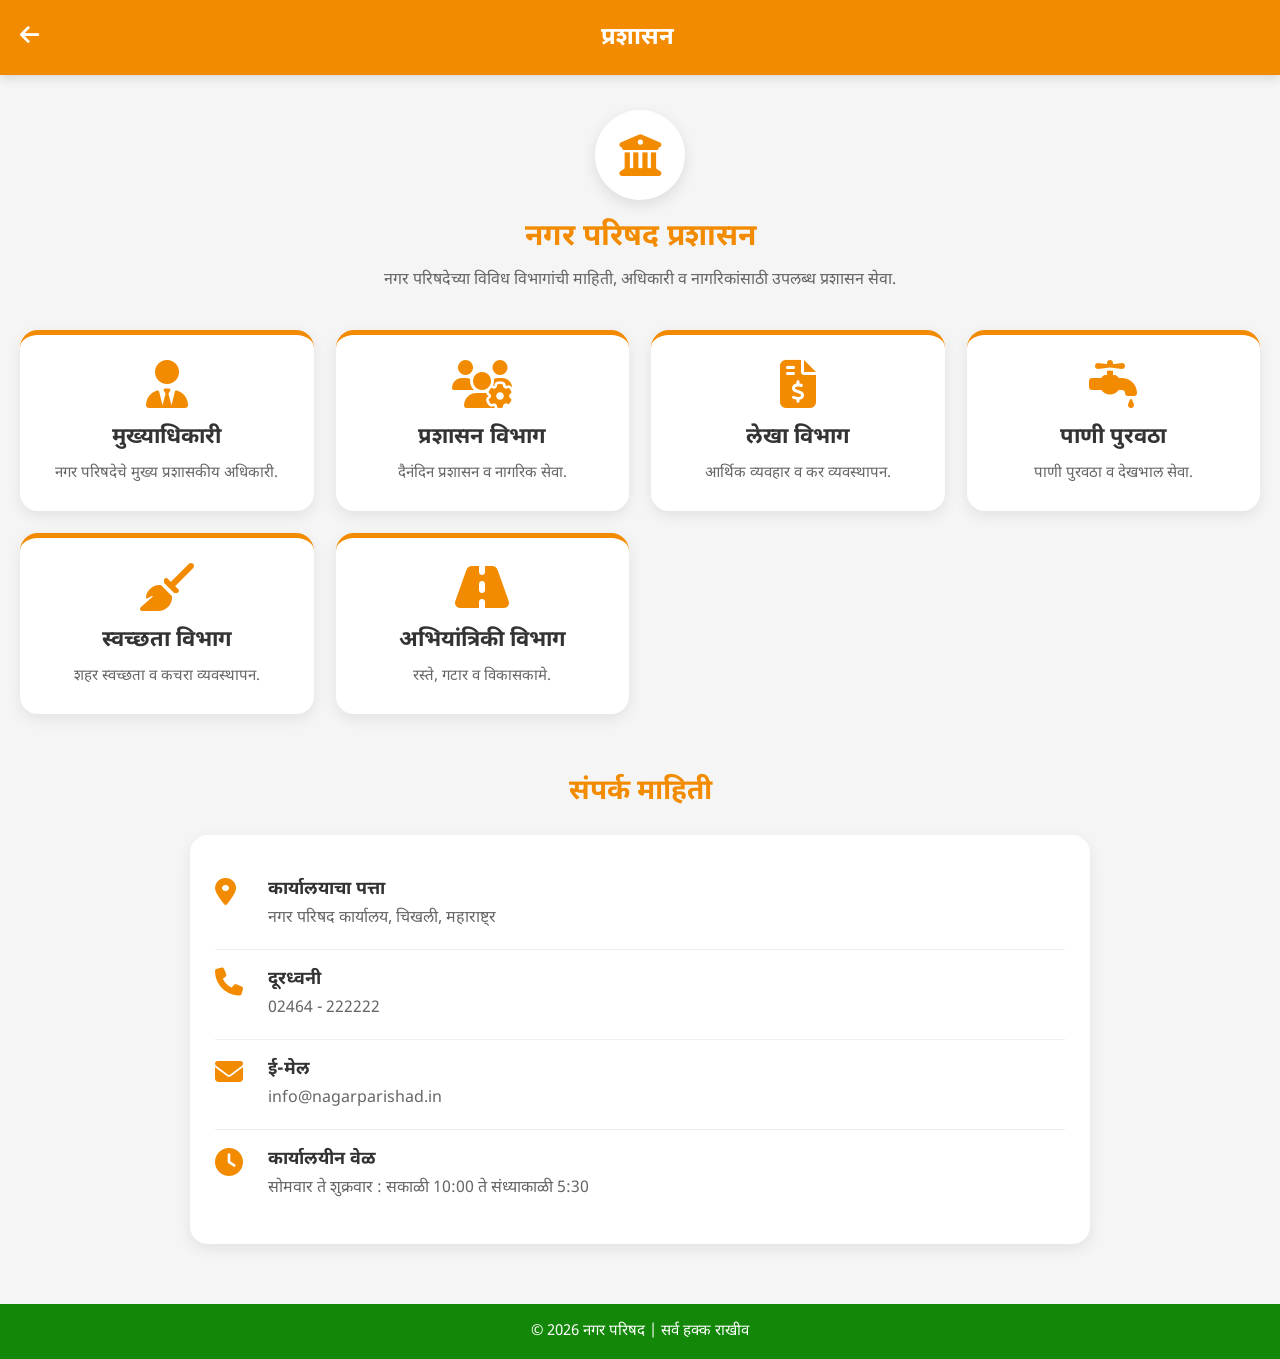
<file: administration.html>
<!DOCTYPE html>
<html lang="mr">

<head>

<meta charset="UTF-8">
<meta name="viewport" content="width=device-width, initial-scale=1.0">

<title>प्रशासन</title>

<link rel="stylesheet" href="administration.css">

<link rel="preconnect" href="https://fonts.googleapis.com">
<link rel="preconnect" href="https://fonts.gstatic.com" crossorigin>

<link href="https://fonts.googleapis.com/css2?family=Noto+Sans+Devanagari:wght@400;500;600;700&display=swap" rel="stylesheet">

<link rel="stylesheet"
href="https://cdnjs.cloudflare.com/ajax/libs/font-awesome/6.7.2/css/all.min.css">

</head>

<body>

<!-- ================= HEADER ================= -->

<header class="page-header">

    <a href="index.html" class="back-btn">
        <i class="fa-solid fa-arrow-left"></i>
    </a>

    <h2>प्रशासन</h2>

    <div class="header-space"></div>

</header>

<!-- ================= HERO ================= -->

<section class="hero">

    <div class="hero-icon">

        <i class="fa-solid fa-building-columns"></i>

    </div>

    <h1>नगर परिषद प्रशासन</h1>

    <p>

        नगर परिषदेच्या विविध विभागांची माहिती,
        अधिकारी व नागरिकांसाठी उपलब्ध प्रशासन सेवा.

    </p>

</section>

   <!-- ================= DEPARTMENTS ================= -->

<section class="departments">

   <div class="department-grid">

    <!-- मुख्याधिकारी -->

    <div class="department-card">

        <i class="fa-solid fa-user-tie"></i>

        <h3>मुख्याधिकारी</h3>

        <p>
            नगर परिषदेचे मुख्य प्रशासकीय अधिकारी.
        </p>

    </div>

    <!-- प्रशासन विभाग -->

    <div class="department-card">

        <i class="fa-solid fa-users-gear"></i>

        <h3>प्रशासन विभाग</h3>

        <p>
            दैनंदिन प्रशासन व नागरिक सेवा.
        </p>

    </div>

    <!-- लेखा विभाग -->

    <div class="department-card">

        <i class="fa-solid fa-file-invoice-dollar"></i>

        <h3>लेखा विभाग</h3>

        <p>
            आर्थिक व्यवहार व कर व्यवस्थापन.
        </p>

    </div>

    <!-- पाणी पुरवठा -->

    <div class="department-card">

        <i class="fa-solid fa-faucet-drip"></i>

        <h3>पाणी पुरवठा</h3>

        <p>
            पाणी पुरवठा व देखभाल सेवा.
        </p>

    </div>

    <!-- स्वच्छता -->

    <div class="department-card">

        <i class="fa-solid fa-broom"></i>

        <h3>स्वच्छता विभाग</h3>

        <p>
            शहर स्वच्छता व कचरा व्यवस्थापन.
        </p>

    </div>

    <!-- अभियांत्रिकी -->

    <div class="department-card">

        <i class="fa-solid fa-road"></i>

        <h3>अभियांत्रिकी विभाग</h3>

        <p>
            रस्ते, गटार व विकासकामे.
        </p>

    </div>

</div> <!-- पुढील भाग येथे येईल -->

</section>

<!-- ================= CONTACT INFO ================= -->

<section class="contact-section">

    <h2>संपर्क माहिती</h2>

    <div class="contact-box">

        <div class="contact-item">

            <i class="fa-solid fa-location-dot"></i>

            <div>
                <h4>कार्यालयाचा पत्ता</h4>
                <p>नगर परिषद कार्यालय, चिखली, महाराष्ट्र</p>
            </div>

        </div>

        <div class="contact-item">

            <i class="fa-solid fa-phone"></i>

            <div>
                <h4>दूरध्वनी</h4>
                <p>02464 - 222222</p>
            </div>

        </div>

        <div class="contact-item">

            <i class="fa-solid fa-envelope"></i>

            <div>
                <h4>ई-मेल</h4>
                <p>info@nagarparishad.in</p>
            </div>

        </div>

        <div class="contact-item">

            <i class="fa-solid fa-clock"></i>

            <div>
                <h4>कार्यालयीन वेळ</h4>
                <p>सोमवार ते शुक्रवार : सकाळी 10:00 ते संध्याकाळी 5:30</p>
            </div>

        </div>

    </div>

</section>

<!-- ================= FOOTER ================= -->

<footer class="footer">

    <p>

        © 2026 नगर परिषद | सर्व हक्क राखीव

    </p>

</footer>

</body>
</html>
</file>
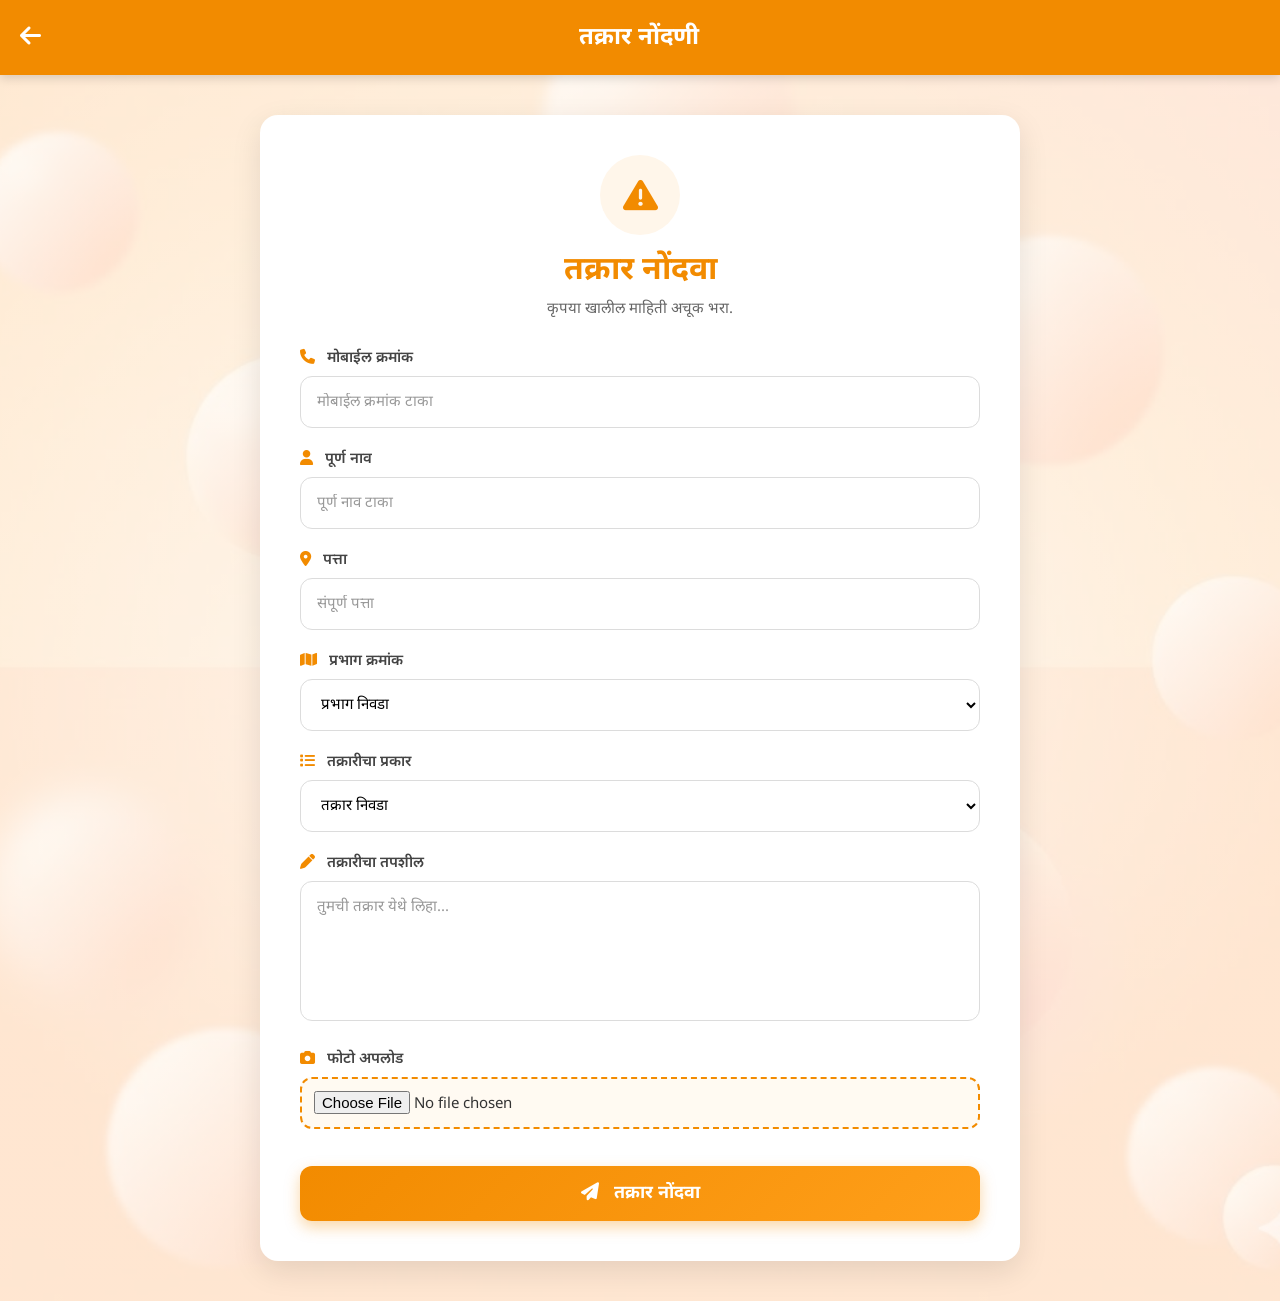
<file: complaint.html>
<!DOCTYPE html>
<html lang="mr">

<head>

<meta charset="UTF-8">
<meta name="viewport" content="width=device-width, initial-scale=1.0">

<title>तक्रार नोंदणी</title>

<link rel="stylesheet" href="complaints.css">

<link rel="preconnect" href="https://fonts.googleapis.com">
<link rel="preconnect" href="https://fonts.gstatic.com" crossorigin>

<link href="https://fonts.googleapis.com/css2?family=Noto+Sans+Devanagari:wght@400;500;600;700&display=swap" rel="stylesheet">

<link rel="stylesheet" href="https://cdnjs.cloudflare.com/ajax/libs/font-awesome/6.7.2/css/all.min.css">

</head>

<body>

<!-- Header -->

<header class="complaint-header">

    <a href="index.html" class="back-btn">
        <i class="fa-solid fa-arrow-left"></i>
    </a>

    <h2>तक्रार नोंदणी</h2>

    <div></div>

</header>


<!-- Complaint Form -->

<section class="complaint-section">

<div class="complaint-card">

<div class="form-title">

<i class="fa-solid fa-triangle-exclamation"></i>

<h2>तक्रार नोंदवा</h2>

<p>कृपया खालील माहिती अचूक भरा.</p>

</div>

<form action="save_complaint.php" method="POST" enctype="multipart/form-data">
<!-- Mobile -->

<div class="form-group">

<label>
<i class="fa-solid fa-phone"></i>
मोबाईल क्रमांक
</label>

<input type="text"
name="mobile"
placeholder="मोबाईल क्रमांक टाका"
required>

</div>

<!-- Name -->

<div class="form-group">

<label>
<i class="fa-solid fa-user"></i>
पूर्ण नाव
</label>

<input type="text"
name="name"
placeholder="पूर्ण नाव टाका"
required>

</div>

<!-- Address -->

<div class="form-group">

<label>
<i class="fa-solid fa-location-dot"></i>
पत्ता
</label>

<input type="text"
name="address"
placeholder="संपूर्ण पत्ता"
required>

</div>

<!-- Ward -->

<div class="form-group">

<label>
<i class="fa-solid fa-map"></i>
प्रभाग क्रमांक
</label>

<select name="ward">

<option>प्रभाग निवडा</option>
<option>१</option>
<option>२</option>
<option>३</option>
<option>४</option>
<option>५</option>
<option>६</option>
<option>७</option>
<option>८</option>
<option>९</option>
<option>१०</option>

</select>

</div>

<!-- Complaint -->

<div class="form-group">

<label>
<i class="fa-solid fa-list"></i>
तक्रारीचा प्रकार
</label>

<select name="complaint_type">

<option>तक्रार निवडा</option>

<option>स्वच्छता</option>
<option>रस्ता</option>
<option>पाणी पुरवठा</option>
<option>गटार</option>
<option>स्ट्रीट लाईट</option>
<option>इतर</option>

</select>

</div>

<!-- Details -->

<div class="form-group">

<label>

<i class="fa-solid fa-pen"></i>

तक्रारीचा तपशील

</label>

<textarea
name="details"
rows="5"
placeholder="तुमची तक्रार येथे लिहा..."></textarea>

</div>

<!-- Photo -->

<div class="form-group">

<label>

<i class="fa-solid fa-camera"></i>

फोटो अपलोड

</label>

<input
type="file"
name="photo">

</div>

<button class="submit-btn">

<i class="fa-solid fa-paper-plane"></i>

तक्रार नोंदवा

</button>

</form>

</div>

</section>

</body>

</html>
</file>
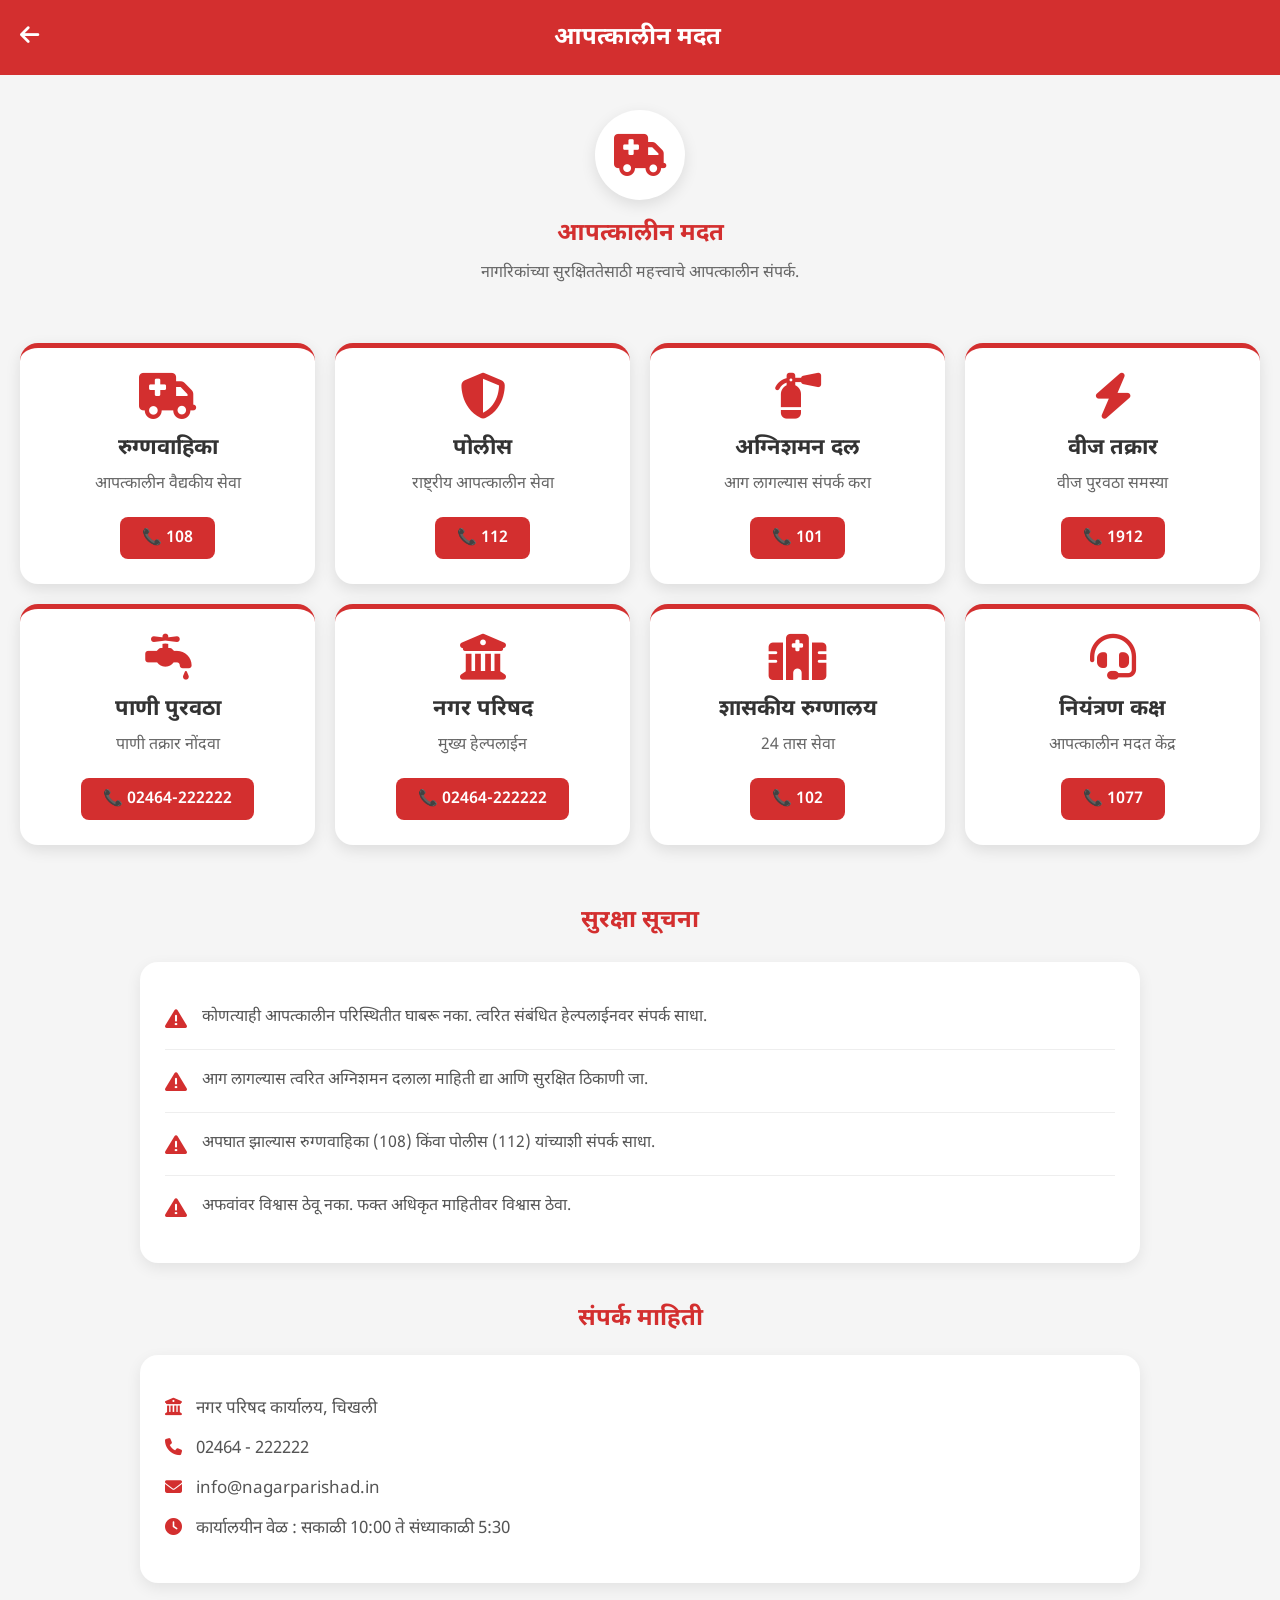
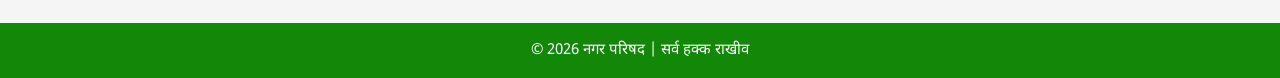
<file: help.html>
<!DOCTYPE html>
<html lang="mr">

<head>

<meta charset="UTF-8">
<meta name="viewport" content="width=device-width, initial-scale=1.0">

<title>आपत्कालीन मदत</title>

<link rel="stylesheet" href="help.css">

<link rel="preconnect" href="https://fonts.googleapis.com">
<link rel="preconnect" href="https://fonts.gstatic.com" crossorigin>

<link href="https://fonts.googleapis.com/css2?family=Noto+Sans+Devanagari:wght@400;500;600;700&display=swap" rel="stylesheet">

<link rel="stylesheet"
href="https://cdnjs.cloudflare.com/ajax/libs/font-awesome/6.7.2/css/all.min.css">

</head>

<body>

<!-- HEADER -->

<header class="page-header">

    <a href="index.html" class="back-btn">
        <i class="fa-solid fa-arrow-left"></i>
    </a>

    <h2>आपत्कालीन मदत</h2>

    <div class="header-space"></div>

</header>

<!-- HERO -->

<section class="hero">

    <div class="hero-icon">

        <i class="fa-solid fa-truck-medical"></i>

    </div>

    <h1>आपत्कालीन मदत</h1>

    <p>

        नागरिकांच्या सुरक्षिततेसाठी
        महत्त्वाचे आपत्कालीन संपर्क.

    </p>

</section>

<!-- EMERGENCY SECTION -->

<section class="emergency-section">

      <div class="emergency-grid">

    <!-- रुग्णवाहिका -->

    <div class="emergency-card">

        <i class="fa-solid fa-truck-medical"></i>

        <h3>रुग्णवाहिका</h3>

        <p>आपत्कालीन वैद्यकीय सेवा</p>

        <a href="tel:108">📞 108</a>

    </div>

    <!-- पोलीस -->

    <div class="emergency-card">

        <i class="fa-solid fa-shield-halved"></i>

        <h3>पोलीस</h3>

        <p>राष्ट्रीय आपत्कालीन सेवा</p>

        <a href="tel:112">📞 112</a>

    </div>

    <!-- अग्निशमन -->

    <div class="emergency-card">

        <i class="fa-solid fa-fire-extinguisher"></i>

        <h3>अग्निशमन दल</h3>

        <p>आग लागल्यास संपर्क करा</p>

        <a href="tel:101">📞 101</a>

    </div>

    <!-- वीज -->

    <div class="emergency-card">

        <i class="fa-solid fa-bolt"></i>

        <h3>वीज तक्रार</h3>

        <p>वीज पुरवठा समस्या</p>

        <a href="tel:1912">📞 1912</a>

    </div>

    <!-- पाणी -->

    <div class="emergency-card">

        <i class="fa-solid fa-faucet-drip"></i>

        <h3>पाणी पुरवठा</h3>

        <p>पाणी तक्रार नोंदवा</p>

        <a href="tel:02464222222">📞 02464-222222</a>

    </div>

    <!-- नगर परिषद -->

    <div class="emergency-card">

        <i class="fa-solid fa-building-columns"></i>

        <h3>नगर परिषद</h3>

        <p>मुख्य हेल्पलाईन</p>

        <a href="tel:02464222222">📞 02464-222222</a>

    </div>

    <!-- रुग्णालय -->

    <div class="emergency-card">

        <i class="fa-solid fa-hospital"></i>

        <h3>शासकीय रुग्णालय</h3>

        <p>24 तास सेवा</p>

        <a href="tel:102">📞 102</a>

    </div>

    <!-- नियंत्रण कक्ष -->

    <div class="emergency-card">

        <i class="fa-solid fa-headset"></i>

        <h3>नियंत्रण कक्ष</h3>

        <p>आपत्कालीन मदत केंद्र</p>

        <a href="tel:1077">📞 1077</a>

    </div>

</div> <!-- पुढील भाग येथे येईल -->

</section>

<!-- ================= SAFETY TIPS ================= -->

<section class="safety-section">

    <h2>सुरक्षा सूचना</h2>

    <div class="safety-box">

        <div class="safety-item">

            <i class="fa-solid fa-triangle-exclamation"></i>

            <p>
                कोणत्याही आपत्कालीन परिस्थितीत घाबरू नका.
                त्वरित संबंधित हेल्पलाईनवर संपर्क साधा.
            </p>

        </div>

        <div class="safety-item">

            <i class="fa-solid fa-triangle-exclamation"></i>

            <p>
                आग लागल्यास त्वरित अग्निशमन दलाला
                माहिती द्या आणि सुरक्षित ठिकाणी जा.
            </p>

        </div>

        <div class="safety-item">

            <i class="fa-solid fa-triangle-exclamation"></i>

            <p>
                अपघात झाल्यास रुग्णवाहिका (108)
                किंवा पोलीस (112) यांच्याशी संपर्क साधा.
            </p>

        </div>

        <div class="safety-item">

            <i class="fa-solid fa-triangle-exclamation"></i>

            <p>
                अफवांवर विश्वास ठेवू नका.
                फक्त अधिकृत माहितीवर विश्वास ठेवा.
            </p>

        </div>

    </div>

</section>

<!-- ================= CONTACT ================= -->

<section class="contact-section">

    <h2>संपर्क माहिती</h2>

    <div class="contact-card">

        <p>
            <i class="fa-solid fa-building-columns"></i>
            नगर परिषद कार्यालय, चिखली
        </p>

        <p>
            <i class="fa-solid fa-phone"></i>
            02464 - 222222
        </p>

        <p>
            <i class="fa-solid fa-envelope"></i>
            info@nagarparishad.in
        </p>

        <p>
            <i class="fa-solid fa-clock"></i>
            कार्यालयीन वेळ :
            सकाळी 10:00 ते संध्याकाळी 5:30
        </p>

    </div>

</section>

<!-- ================= FOOTER ================= -->

<footer class="footer">

    <p>

        © 2026 नगर परिषद | सर्व हक्क राखीव

    </p>

</footer>

</body>
</html>
</file>
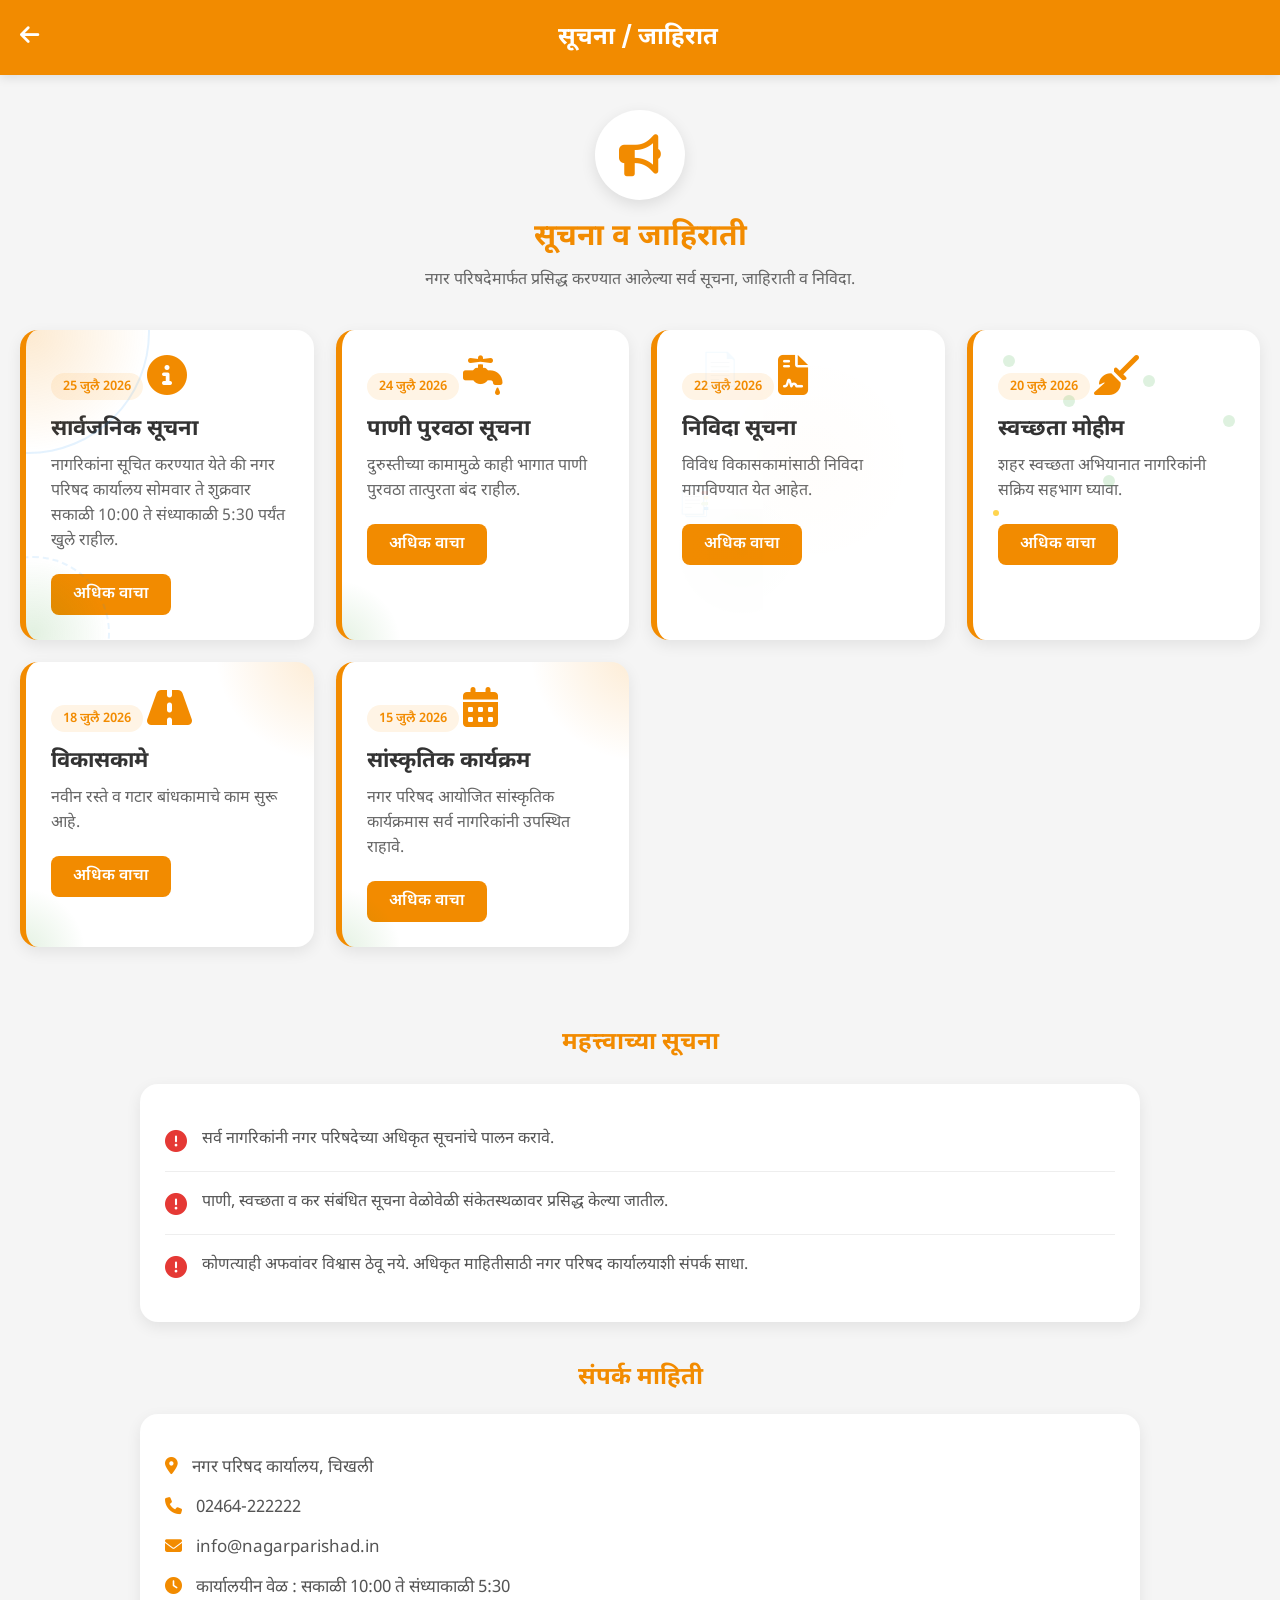
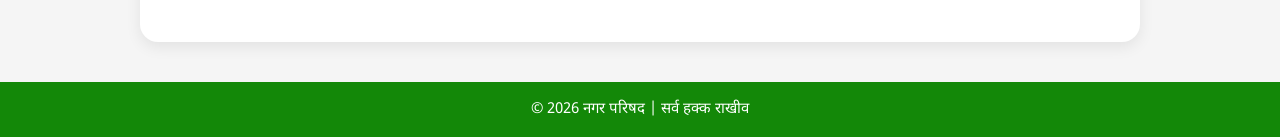
<file: notice.html>
<!DOCTYPE html>
<html lang="mr">

<head>

<meta charset="UTF-8">
<meta name="viewport" content="width=device-width, initial-scale=1.0">

<title>सूचना / जाहिरात</title>

<link rel="stylesheet" href="notice.css">

<link rel="preconnect" href="https://fonts.googleapis.com">
<link rel="preconnect" href="https://fonts.gstatic.com" crossorigin>

<link href="https://fonts.googleapis.com/css2?family=Noto+Sans+Devanagari:wght@400;500;600;700&display=swap" rel="stylesheet">

<link rel="stylesheet"
href="https://cdnjs.cloudflare.com/ajax/libs/font-awesome/6.7.2/css/all.min.css">

</head>

<body>

<!-- HEADER -->

<header class="page-header">

    <a href="index.html" class="back-btn">
        <i class="fa-solid fa-arrow-left"></i>
    </a>

    <h2>सूचना / जाहिरात</h2>

    <div class="header-space"></div>

</header>

<!-- HERO -->

<section class="hero">

    <div class="hero-icon">

        <i class="fa-solid fa-bullhorn"></i>

    </div>

    <h1>सूचना व जाहिराती</h1>

    <p>

        नगर परिषदेमार्फत प्रसिद्ध करण्यात आलेल्या
        सर्व सूचना, जाहिराती व निविदा.

    </p>

</section>

<!-- NOTICE SECTION -->

<section class="notice-section">

    <div class="notice-grid">

    <!-- सार्वजनिक सूचना -->

        <div class="notice-card info-card">

        <span class="notice-date">25 जुलै 2026</span>

        <i class="fa-solid fa-circle-info"></i>

        <h3>सार्वजनिक सूचना</h3>

        <p>
            नागरिकांना सूचित करण्यात येते की
            नगर परिषद कार्यालय सोमवार ते शुक्रवार
            सकाळी 10:00 ते संध्याकाळी 5:30 पर्यंत खुले राहील.
        </p>

        <a href="#">अधिक वाचा</a>

    </div>

    <!-- पाणी पुरवठा -->

    <div class="notice-card water-card">

        <span class="notice-date">24 जुलै 2026</span>

        <i class="fa-solid fa-faucet-drip"></i>

        <h3>पाणी पुरवठा सूचना</h3>

        <p>
            दुरुस्तीच्या कामामुळे काही भागात
            पाणी पुरवठा तात्पुरता बंद राहील.
        </p>

        <a href="#">अधिक वाचा</a>

    </div>

    <!-- निविदा -->

    <div class="notice-card tender-card">
        <span class="notice-date">22 जुलै 2026</span>

        <i class="fa-solid fa-file-contract"></i>

        <h3>निविदा सूचना</h3>

        <p>
            विविध विकासकामांसाठी
            निविदा मागविण्यात येत आहेत.
        </p>

        <a href="#">अधिक वाचा</a>

    </div>

    

    <!-- स्वच्छता -->

      <div class="notice-card clean-card">

        <span class="notice-date">20 जुलै 2026</span>

        <i class="fa-solid fa-broom"></i>

        <h3>स्वच्छता मोहीम</h3>

        <p>
            शहर स्वच्छता अभियानात
            नागरिकांनी सक्रिय सहभाग घ्यावा.
        </p>

        <a href="#">अधिक वाचा</a>

    </div>

    <!-- विकासकाम -->

    <div class="notice-card">

        <span class="notice-date">18 जुलै 2026</span>

        <i class="fa-solid fa-road"></i>

        <h3>विकासकामे</h3>

        <p>
            नवीन रस्ते व गटार
            बांधकामाचे काम सुरू आहे.
        </p>

        <a href="#">अधिक वाचा</a>

    </div>

    <!-- सांस्कृतिक कार्यक्रम -->

    <div class="notice-card">

        <span class="notice-date">15 जुलै 2026</span>

        <i class="fa-solid fa-calendar-days"></i>

        <h3>सांस्कृतिक कार्यक्रम</h3>

        <p>
            नगर परिषद आयोजित सांस्कृतिक
            कार्यक्रमास सर्व नागरिकांनी उपस्थित राहावे.
        </p>

        <a href="#">अधिक वाचा</a>

    </div>

</div> <!-- पुढील भाग येथे येईल -->

</section>

<!-- ================= IMPORTANT NOTICE ================= -->

<section class="important-section">

    <h2>महत्त्वाच्या सूचना</h2>

    <div class="important-box">

        <div class="important-item">

            <i class="fa-solid fa-circle-exclamation"></i>

            <p>
                सर्व नागरिकांनी नगर परिषदेच्या अधिकृत
                सूचनांचे पालन करावे.
            </p>

        </div>

        <div class="important-item">

            <i class="fa-solid fa-circle-exclamation"></i>

            <p>
                पाणी, स्वच्छता व कर संबंधित
                सूचना वेळोवेळी संकेतस्थळावर प्रसिद्ध केल्या जातील.
            </p>

        </div>

        <div class="important-item">

            <i class="fa-solid fa-circle-exclamation"></i>

            <p>
                कोणत्याही अफवांवर विश्वास ठेवू नये.
                अधिकृत माहितीसाठी नगर परिषद कार्यालयाशी संपर्क साधा.
            </p>

        </div>

    </div>

</section>

<!-- ================= CONTACT ================= -->

<section class="contact-section">

    <h2>संपर्क माहिती</h2>

    <div class="contact-card">

        <p>
            <i class="fa-solid fa-location-dot"></i>
            नगर परिषद कार्यालय, चिखली
        </p>

        <p>
            <i class="fa-solid fa-phone"></i>
            02464-222222
        </p>

        <p>
            <i class="fa-solid fa-envelope"></i>
            info@nagarparishad.in
        </p>

        <p>
            <i class="fa-solid fa-clock"></i>
            कार्यालयीन वेळ :
            सकाळी 10:00 ते संध्याकाळी 5:30
        </p>

    </div>

</section>

<!-- ================= FOOTER ================= -->

<footer class="footer">

    <p>

        © 2026 नगर परिषद | सर्व हक्क राखीव

    </p>

</footer>

</body>
</html>
</file>
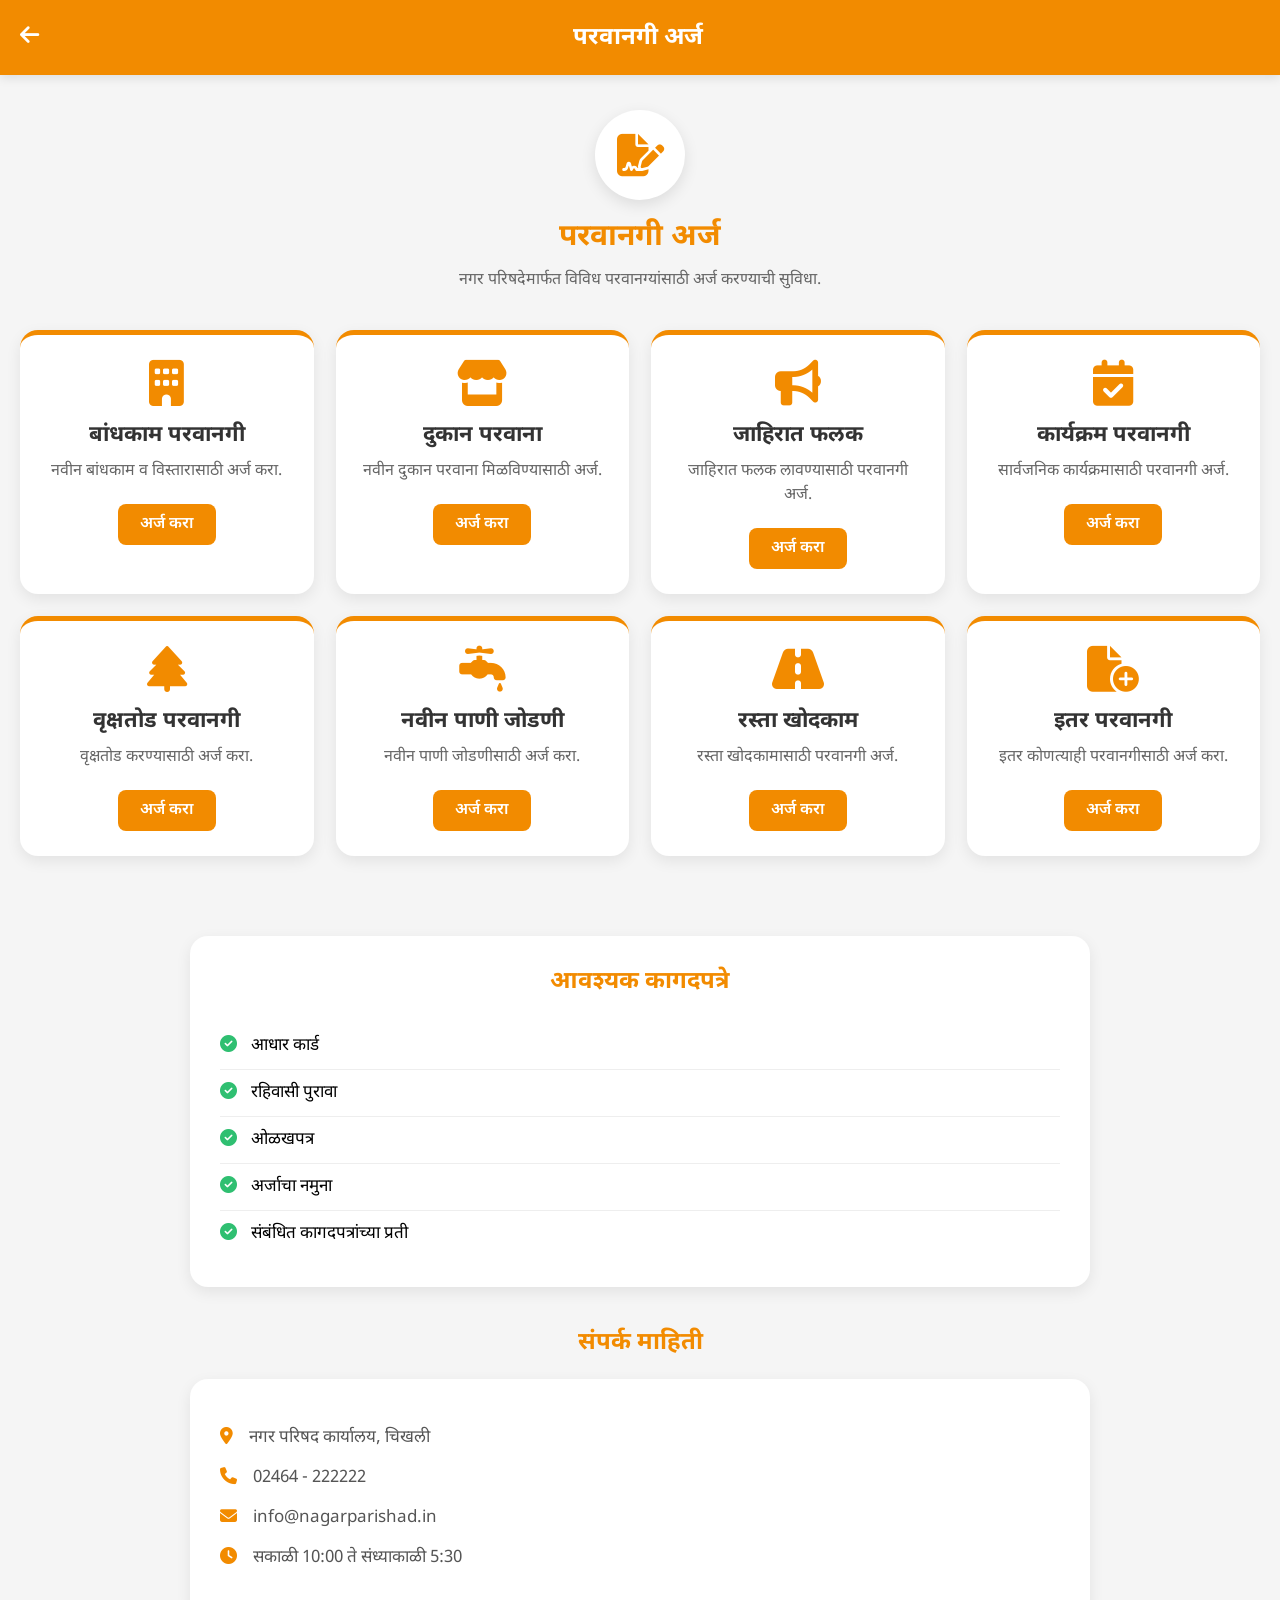
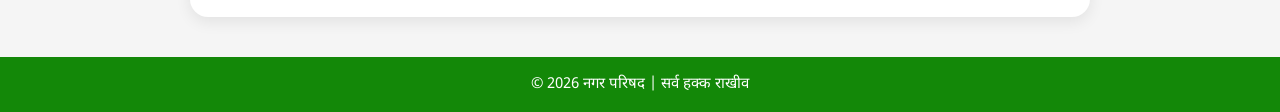
<file: permission.html>
<!DOCTYPE html>
<html lang="mr">

<head>

<meta charset="UTF-8">
<meta name="viewport" content="width=device-width, initial-scale=1.0">

<title>परवानगी अर्ज</title>

<link rel="stylesheet" href="permission.css">

<link rel="preconnect" href="https://fonts.googleapis.com">
<link rel="preconnect" href="https://fonts.gstatic.com" crossorigin>

<link href="https://fonts.googleapis.com/css2?family=Noto+Sans+Devanagari:wght@400;500;600;700&display=swap" rel="stylesheet">

<link rel="stylesheet"
href="https://cdnjs.cloudflare.com/ajax/libs/font-awesome/6.7.2/css/all.min.css">

</head>

<body>

<!-- HEADER -->

<header class="page-header">

<a href="index.html" class="back-btn">

<i class="fa-solid fa-arrow-left"></i>

</a>

<h2>परवानगी अर्ज</h2>

<div class="header-space"></div>

</header>

<!-- HERO -->

<section class="hero">

<div class="hero-icon">

<i class="fa-solid fa-file-signature"></i>

</div>

<h1>परवानगी अर्ज</h1>

<p>

नगर परिषदेमार्फत विविध परवानग्यांसाठी
अर्ज करण्याची सुविधा.

</p>

</section>

<!-- PERMISSION CARDS -->

<section class="permission-section">

  <div class="permission-grid">

    <!-- बांधकाम परवानगी -->

    <div class="permission-card">

        <i class="fa-solid fa-building"></i>

        <h3>बांधकाम परवानगी</h3>

        <p>
            नवीन बांधकाम व विस्तारासाठी
            अर्ज करा.
        </p>

        <a href="#">अर्ज करा</a>

    </div>

    <!-- दुकान परवाना -->

    <div class="permission-card">

        <i class="fa-solid fa-store"></i>

        <h3>दुकान परवाना</h3>

        <p>
            नवीन दुकान परवाना
            मिळविण्यासाठी अर्ज.
        </p>

        <a href="#">अर्ज करा</a>

    </div>

    <!-- जाहिरात फलक -->

    <div class="permission-card">

        <i class="fa-solid fa-bullhorn"></i>

        <h3>जाहिरात फलक</h3>

        <p>
            जाहिरात फलक लावण्यासाठी
            परवानगी अर्ज.
        </p>

        <a href="#">अर्ज करा</a>

    </div>

    <!-- कार्यक्रम परवानगी -->

    <div class="permission-card">

        <i class="fa-solid fa-calendar-check"></i>

        <h3>कार्यक्रम परवानगी</h3>

        <p>
            सार्वजनिक कार्यक्रमासाठी
            परवानगी अर्ज.
        </p>

        <a href="#">अर्ज करा</a>

    </div>

    <!-- वृक्षतोड -->

    <div class="permission-card">

        <i class="fa-solid fa-tree"></i>

        <h3>वृक्षतोड परवानगी</h3>

        <p>
            वृक्षतोड करण्यासाठी
            अर्ज करा.
        </p>

        <a href="#">अर्ज करा</a>

    </div>

    <!-- पाणी जोडणी -->

    <div class="permission-card">

        <i class="fa-solid fa-faucet-drip"></i>

        <h3>नवीन पाणी जोडणी</h3>

        <p>
            नवीन पाणी जोडणीसाठी
            अर्ज करा.
        </p>

        <a href="#">अर्ज करा</a>

    </div>

    <!-- रस्ता खोदकाम -->

    <div class="permission-card">

        <i class="fa-solid fa-road"></i>

        <h3>रस्ता खोदकाम</h3>

        <p>
            रस्ता खोदकामासाठी
            परवानगी अर्ज.
        </p>

        <a href="#">अर्ज करा</a>

    </div>

    <!-- इतर -->

    <div class="permission-card">

        <i class="fa-solid fa-file-circle-plus"></i>

        <h3>इतर परवानगी</h3>

        <p>
            इतर कोणत्याही परवानगीसाठी
            अर्ज करा.
        </p>

        <a href="#">अर्ज करा</a>

    </div>

</div><!-- पुढील भाग येथे येईल -->

</section>

<!-- ================= DOCUMENTS ================= -->

<section class="documents">

    <h2>आवश्यक कागदपत्रे</h2>

    <ul>

        <li><i class="fa-solid fa-circle-check"></i> आधार कार्ड</li>

        <li><i class="fa-solid fa-circle-check"></i> रहिवासी पुरावा</li>

        <li><i class="fa-solid fa-circle-check"></i> ओळखपत्र</li>

        <li><i class="fa-solid fa-circle-check"></i> अर्जाचा नमुना</li>

        <li><i class="fa-solid fa-circle-check"></i> संबंधित कागदपत्रांच्या प्रती</li>

    </ul>

</section>

<!-- ================= CONTACT ================= -->

<section class="contact-section">

    <h2>संपर्क माहिती</h2>

    <div class="contact-card">

        <p>
            <i class="fa-solid fa-location-dot"></i>
            नगर परिषद कार्यालय, चिखली
        </p>

        <p>
            <i class="fa-solid fa-phone"></i>
            02464 - 222222
        </p>

        <p>
            <i class="fa-solid fa-envelope"></i>
            info@nagarparishad.in
        </p>

        <p>
            <i class="fa-solid fa-clock"></i>
            सकाळी 10:00 ते संध्याकाळी 5:30
        </p>

    </div>

</section>

<!-- ================= FOOTER ================= -->

<footer class="footer">

    <p>

        © 2026 नगर परिषद | सर्व हक्क राखीव

    </p>

</footer>

</body>

</html>
</file>
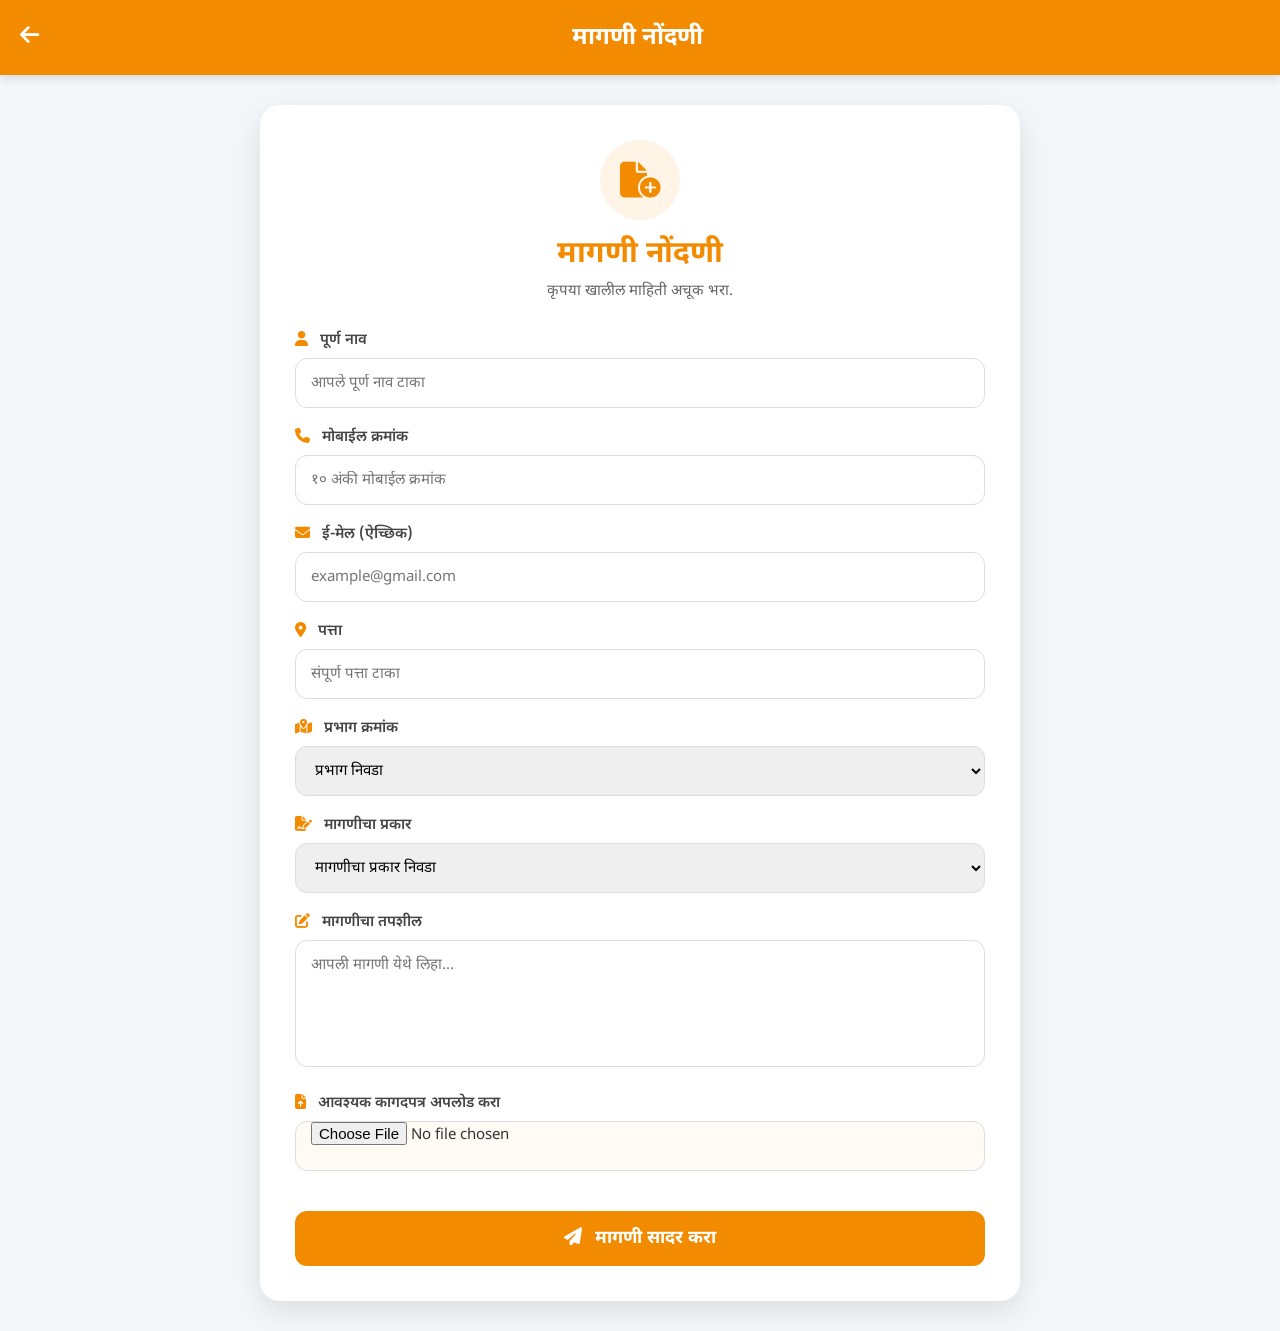
<file: request.html>
<!DOCTYPE html>
<html lang="mr">

<head>

<meta charset="UTF-8">
<meta name="viewport" content="width=device-width, initial-scale=1.0">

<title>मागणी नोंदणी</title>

<link rel="stylesheet" href="request.css">

<link href="https://fonts.googleapis.com/css2?family=Noto+Sans+Devanagari:wght@400;500;600;700&display=swap" rel="stylesheet">

<link rel="stylesheet"
href="https://cdnjs.cloudflare.com/ajax/libs/font-awesome/6.7.2/css/all.min.css">

</head>

<body>

<header class="page-header">

<a href="index.html" class="back-btn">
<i class="fa-solid fa-arrow-left"></i>
</a>

<h2>मागणी नोंदणी</h2>

<div></div>

</header>

<section class="form-section">

<div class="form-card">

<div class="title">

<i class="fa-solid fa-file-circle-plus"></i>

<h2>मागणी नोंदणी</h2>

<p>कृपया खालील माहिती अचूक भरा.</p>

</div>

<form action="save_request.php" method="POST" enctype="multipart/form-data">
    <!-- ================= पूर्ण नाव ================= -->

<div class="form-group">

    <label>
        <i class="fa-solid fa-user"></i>
        पूर्ण नाव
    </label>

    <input
        type="text"
        name="name"
        placeholder="आपले पूर्ण नाव टाका"
        required>

</div>

<!-- ================= मोबाईल ================= -->

<div class="form-group">

    <label>
        <i class="fa-solid fa-phone"></i>
        मोबाईल क्रमांक
    </label>

    <input
        type="tel"
        name="mobile"
        placeholder="१० अंकी मोबाईल क्रमांक"
        maxlength="10"
        required>

</div>

<!-- ================= ई-मेल ================= -->

<div class="form-group">

    <label>
        <i class="fa-solid fa-envelope"></i>
        ई-मेल (ऐच्छिक)
    </label>

    <input
        type="email"
        name="email"
        placeholder="example@gmail.com">

</div>

<!-- ================= पत्ता ================= -->

<div class="form-group">

    <label>
        <i class="fa-solid fa-location-dot"></i>
        पत्ता
    </label>

    <input
        type="text"
        name="address"
        placeholder="संपूर्ण पत्ता टाका"
        required>

</div>

<!-- ================= प्रभाग ================= -->

<div class="form-group">

    <label>
        <i class="fa-solid fa-map-location-dot"></i>
        प्रभाग क्रमांक
    </label>

    <select name="ward" required>

        <option value="">प्रभाग निवडा</option>

        <option>१</option>
        <option>२</option>
        <option>३</option>
        <option>४</option>
        <option>५</option>
        <option>६</option>
        <option>७</option>
        <option>८</option>
        <option>९</option>
        <option>१०</option>

    </select>

</div>

<!-- ================= मागणीचा प्रकार ================= -->

<div class="form-group">

    <label>
        <i class="fa-solid fa-file-signature"></i>
        मागणीचा प्रकार
    </label>

    <select name="request_type" required>

        <option value="">मागणीचा प्रकार निवडा</option>

        <option>जन्म दाखला</option>

        <option>मृत्यू दाखला</option>

        <option>रहिवासी दाखला</option>

        <option>मालमत्ता कर</option>

        <option>पाणी जोडणी</option>

        <option>दुकान परवाना</option>

        <option>बांधकाम परवानगी</option>

        <option>इतर</option>

    </select>

</div>

<!-- ================= मागणीचा तपशील ================= -->

<div class="form-group">

    <label>

        <i class="fa-solid fa-pen-to-square"></i>

        मागणीचा तपशील

    </label>

    <textarea
        name="details"
        rows="5"
        placeholder="आपली मागणी येथे लिहा..."
        required></textarea>

</div>

<!-- ================= कागदपत्र ================= -->

<div class="form-group">

    <label>

        <i class="fa-solid fa-file-arrow-up"></i>

        आवश्यक कागदपत्र अपलोड करा

    </label>

    <input
        type="file"
        name="document"
        class="file-input">

</div>

<!-- ================= SUBMIT ================= -->

<button type="submit" class="submit-btn">

    <i class="fa-solid fa-paper-plane"></i>

    मागणी सादर करा

</button>

<!-- पुढील भाग -->

</form>

</div>

</section>

</body>
</html>
</file>
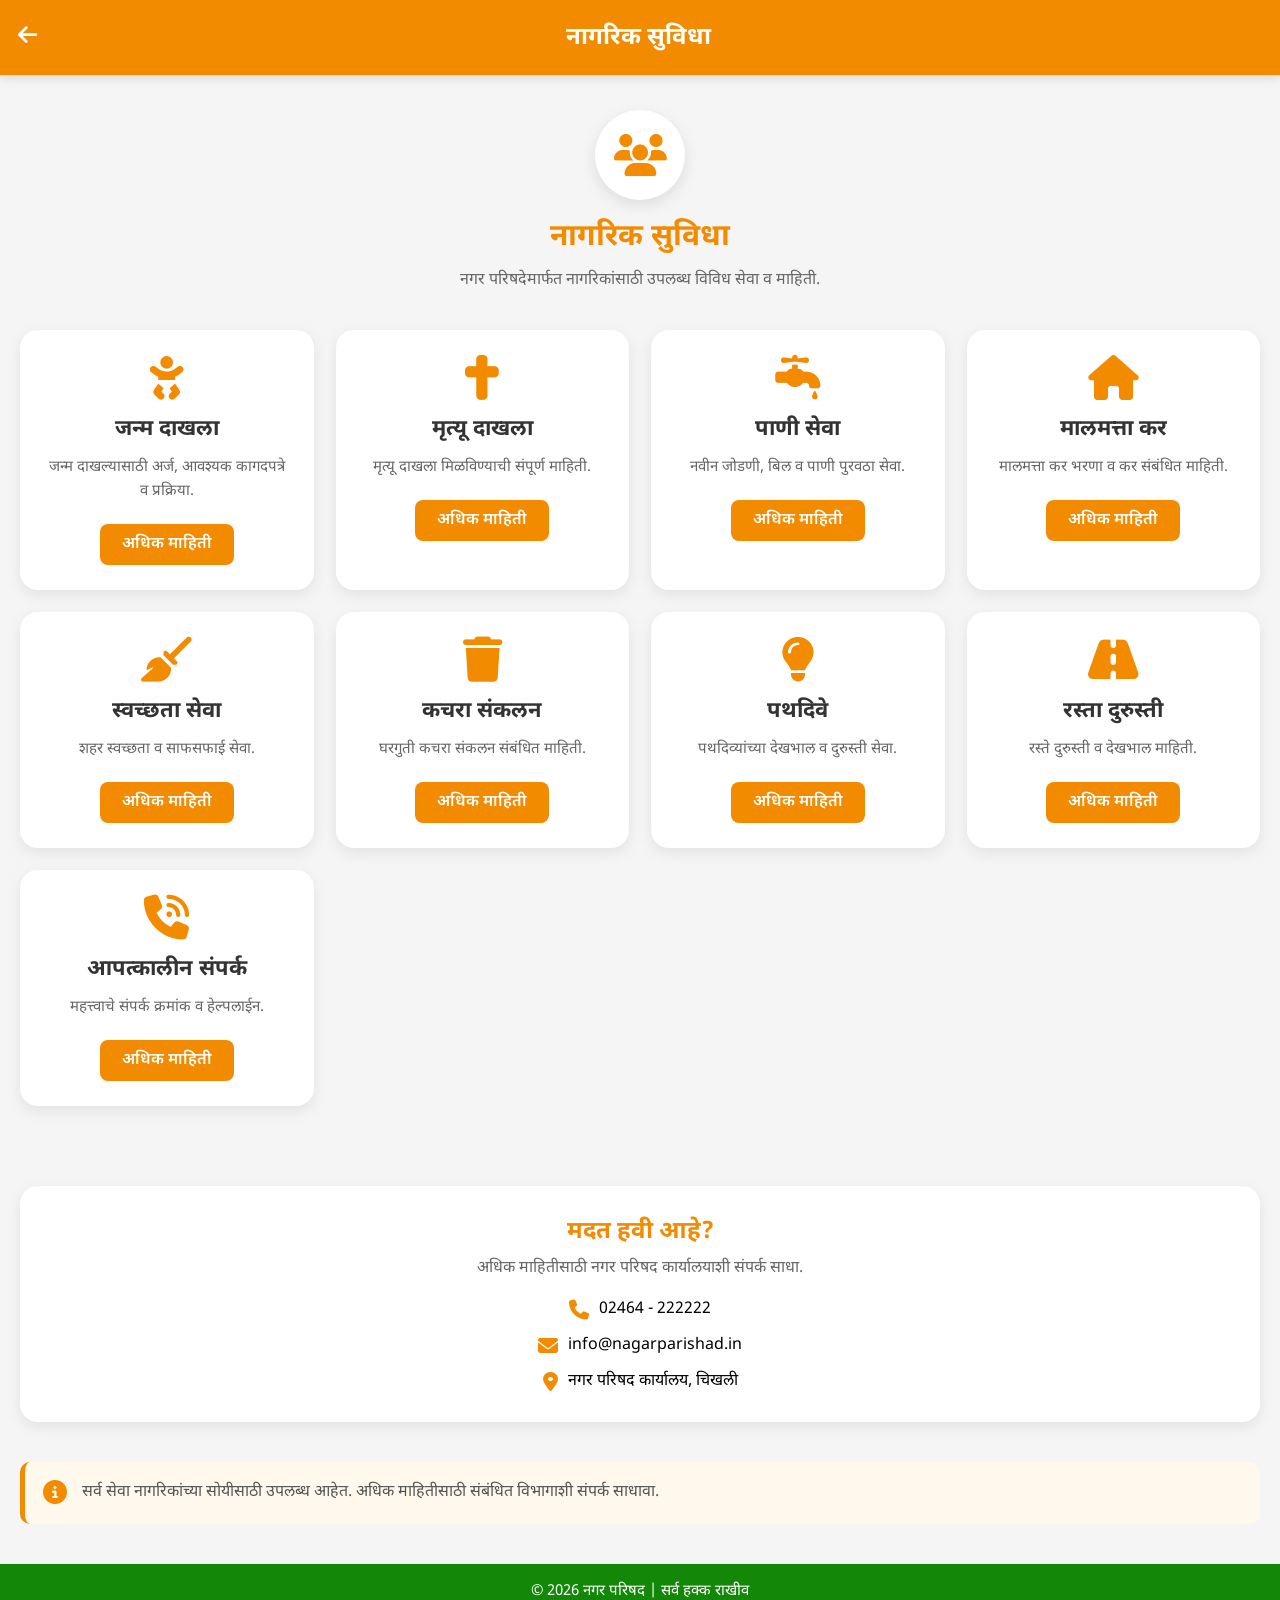
<file: services.html>
<!DOCTYPE html>
<html lang="mr">

<head>

    <meta charset="UTF-8">

    <meta name="viewport" content="width=device-width, initial-scale=1.0">

    <title>नागरिक सुविधा</title>

    <link rel="stylesheet" href="services.css">

    <link rel="preconnect" href="https://fonts.googleapis.com">

    <link rel="preconnect" href="https://fonts.gstatic.com" crossorigin>

    <link href="https://fonts.googleapis.com/css2?family=Noto+Sans+Devanagari:wght@400;500;600;700&display=swap" rel="stylesheet">

    <link rel="stylesheet"
    href="https://cdnjs.cloudflare.com/ajax/libs/font-awesome/6.7.2/css/all.min.css">

</head>

<body>

<!-- ================= HEADER ================= -->

<header class="page-header">

    <a href="index.html" class="back-btn">

        <i class="fa-solid fa-arrow-left"></i>

    </a>

    <h2>नागरिक सुविधा</h2>

    <div class="header-space"></div>

</header>

<!-- ================= HERO ================= -->

<section class="hero">

    <div class="hero-icon">

        <i class="fa-solid fa-users"></i>

    </div>

    <h1>नागरिक सुविधा</h1>

    <p>

        नगर परिषदेमार्फत नागरिकांसाठी उपलब्ध
        विविध सेवा व माहिती.

    </p>

</section>

<!-- ================= SERVICES ================= -->

<section class="services">

    <div class="service-grid">

    <!-- जन्म दाखला -->

    <div class="service-card">

        <i class="fa-solid fa-baby"></i>

        <h3>जन्म दाखला</h3>

        <p>
            जन्म दाखल्यासाठी अर्ज, आवश्यक
            कागदपत्रे व प्रक्रिया.
        </p>

        <a href="birth.html">अधिक माहिती</a>

    </div>

    <!-- मृत्यू दाखला -->

    <div class="service-card">

        <i class="fa-solid fa-cross"></i>

        <h3>मृत्यू दाखला</h3>

        <p>
            मृत्यू दाखला मिळविण्याची
            संपूर्ण माहिती.
        </p>

        <a href="death.html">अधिक माहिती</a>

    </div>

    <!-- पाणी सेवा -->

    <div class="service-card">

        <i class="fa-solid fa-faucet-drip"></i>

        <h3>पाणी सेवा</h3>

        <p>
            नवीन जोडणी, बिल व
            पाणी पुरवठा सेवा.
        </p>

        <a href="water.html">अधिक माहिती</a>

    </div>

    <!-- मालमत्ता कर -->

    <div class="service-card">

        <i class="fa-solid fa-house"></i>

        <h3>मालमत्ता कर</h3>

        <p>
            मालमत्ता कर भरणा व
            कर संबंधित माहिती.
        </p>

        <a href="property.html">अधिक माहिती</a>

    </div>

    <!-- स्वच्छता -->

    <div class="service-card">

        <i class="fa-solid fa-broom"></i>

        <h3>स्वच्छता सेवा</h3>

        <p>
            शहर स्वच्छता व
            साफसफाई सेवा.
        </p>

        <a href="cleaning.html">अधिक माहिती</a>

    </div>

    <!-- कचरा -->

    <div class="service-card">

        <i class="fa-solid fa-trash"></i>

        <h3>कचरा संकलन</h3>

        <p>
            घरगुती कचरा संकलन
            संबंधित माहिती.
        </p>

        <a href="garbage.html">अधिक माहिती</a>

    </div>

    <!-- पथदिवे -->

    <div class="service-card">

        <i class="fa-solid fa-lightbulb"></i>

        <h3>पथदिवे</h3>

        <p>
            पथदिव्यांच्या देखभाल
            व दुरुस्ती सेवा.
        </p>

        <a href="streetlight.html">अधिक माहिती</a>

    </div>

    <!-- रस्ता -->

    <div class="service-card">

        <i class="fa-solid fa-road"></i>

        <h3>रस्ता दुरुस्ती</h3>

        <p>
            रस्ते दुरुस्ती व
            देखभाल माहिती.
        </p>

        <a href="road.html">अधिक माहिती</a>

    </div>

    <!-- संपर्क -->

    <div class="service-card">

        <i class="fa-solid fa-phone-volume"></i>

        <h3>आपत्कालीन संपर्क</h3>

        <p>
            महत्त्वाचे संपर्क
            क्रमांक व हेल्पलाईन.
        </p>

        <a href="contact.html">अधिक माहिती</a>

    </div>

</div><!-- Part 2 yaha se start hoga -->

</section>

<!-- ================= HELP SECTION ================= -->

<section class="help-section">

    <h2>मदत हवी आहे?</h2>

    <p>

        अधिक माहितीसाठी नगर परिषद कार्यालयाशी संपर्क साधा.

    </p>

    <div class="help-box">

        <div class="help-item">

            <i class="fa-solid fa-phone"></i>

            <span>02464 - 222222</span>

        </div>

        <div class="help-item">

            <i class="fa-solid fa-envelope"></i>

            <span>info@nagarparishad.in</span>

        </div>

        <div class="help-item">

            <i class="fa-solid fa-location-dot"></i>

            <span>नगर परिषद कार्यालय, चिखली</span>

        </div>

    </div>

</section>

<!-- ================= NOTICE ================= -->

<section class="notice-box">

    <i class="fa-solid fa-circle-info"></i>

    <p>

        सर्व सेवा नागरिकांच्या सोयीसाठी उपलब्ध आहेत.
        अधिक माहितीसाठी संबंधित विभागाशी संपर्क साधावा.

    </p>

</section>

<!-- ================= FOOTER ================= -->

<footer class="footer">

    <p>

        © 2026 नगर परिषद | सर्व हक्क राखीव

    </p>

</footer>

</body>

</html>
</file>
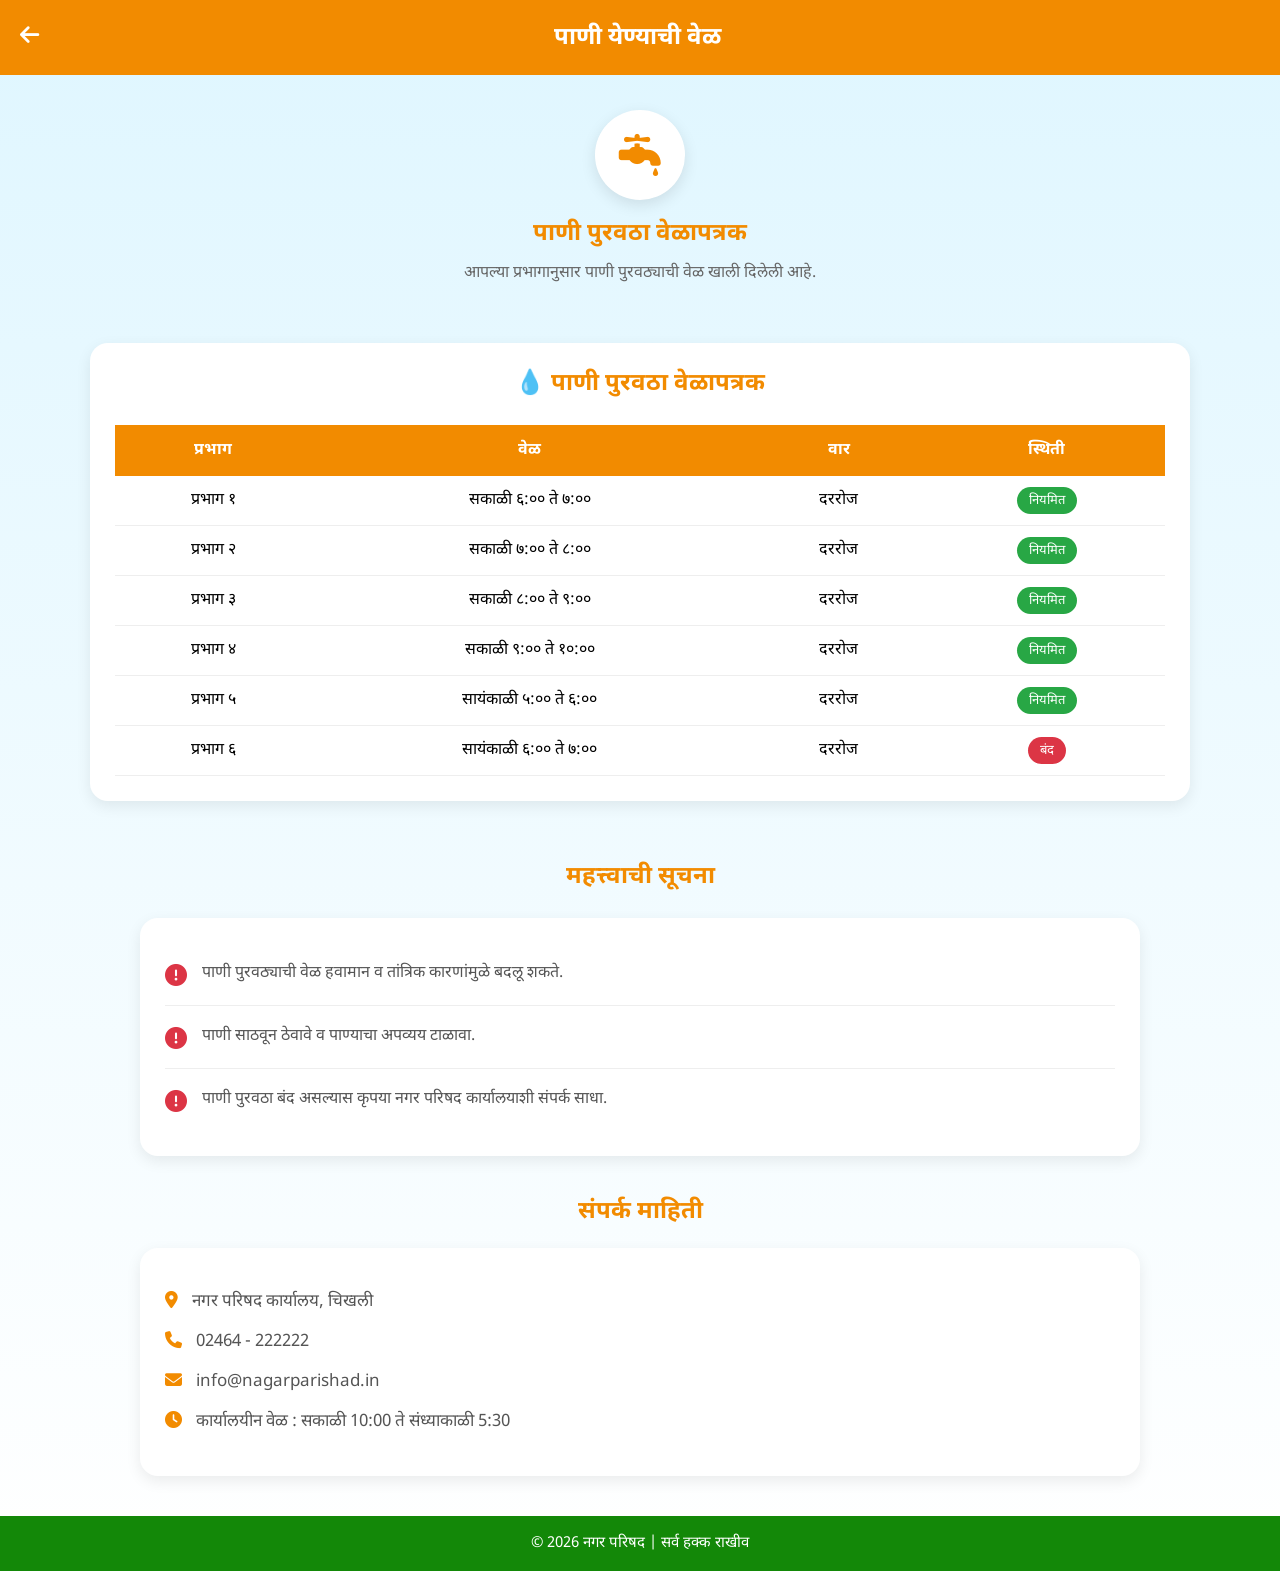
<file: water.html>
<!DOCTYPE html>
<html lang="mr">

<head>

<meta charset="UTF-8">
<meta name="viewport" content="width=device-width, initial-scale=1.0">

<title>पाणी येण्याची वेळ</title>

<link rel="stylesheet" href="water.css">

<link rel="preconnect" href="https://fonts.googleapis.com">
<link rel="preconnect" href="https://fonts.gstatic.com" crossorigin>

<link href="https://fonts.googleapis.com/css2?family=Noto+Sans+Devanagari:wght@400;500;600;700&display=swap" rel="stylesheet">

<link rel="stylesheet"
href="https://cdnjs.cloudflare.com/ajax/libs/font-awesome/6.7.2/css/all.min.css">

</head>

<body>

<header class="page-header">

<a href="index.html" class="back-btn">

<i class="fa-solid fa-arrow-left"></i>

</a>

<h2>पाणी येण्याची वेळ</h2>

<div class="header-space"></div>

</header>

<section class="hero">

<div class="hero-icon">

<i class="fa-solid fa-faucet-drip"></i>

</div>

<h1>पाणी पुरवठा वेळापत्रक</h1>

<p>

आपल्या प्रभागानुसार पाणी पुरवठ्याची
वेळ खाली दिलेली आहे.

</p>

</section>

<section class="water-schedule">

    <div class="schedule-card">

    <h2>💧 पाणी पुरवठा वेळापत्रक</h2>

    <table>

        <thead>

            <tr>

                <th>प्रभाग</th>

                <th>वेळ</th>

                <th>वार</th>

                <th>स्थिती</th>

            </tr>

        </thead>

        <tbody>

            <tr>
                <td>प्रभाग १</td>
                <td>सकाळी ६:०० ते ७:००</td>
                <td>दररोज</td>
                <td><span class="active">नियमित</span></td>
            </tr>

            <tr>
                <td>प्रभाग २</td>
                <td>सकाळी ७:०० ते ८:००</td>
                <td>दररोज</td>
                <td><span class="active">नियमित</span></td>
            </tr>

            <tr>
                <td>प्रभाग ३</td>
                <td>सकाळी ८:०० ते ९:००</td>
                <td>दररोज</td>
                <td><span class="active">नियमित</span></td>
            </tr>

            <tr>
                <td>प्रभाग ४</td>
                <td>सकाळी ९:०० ते १०:००</td>
                <td>दररोज</td>
                <td><span class="active">नियमित</span></td>
            </tr>

            <tr>
                <td>प्रभाग ५</td>
                <td>सायंकाळी ५:०० ते ६:००</td>
                <td>दररोज</td>
                <td><span class="active">नियमित</span></td>
            </tr>

            <tr>
                <td>प्रभाग ६</td>
                <td>सायंकाळी ६:०० ते ७:००</td>
                <td>दररोज</td>
                <td><span class="closed">बंद</span></td>
            </tr>

        </tbody>

    </table>

</div><!-- पुढील भाग येथे येईल -->

</section>
<!-- ================= IMPORTANT NOTICE ================= -->

<section class="water-notice">

    <h2>महत्त्वाची सूचना</h2>

    <div class="notice-box">

        <div class="notice-item">

            <i class="fa-solid fa-circle-exclamation"></i>

            <p>
                पाणी पुरवठ्याची वेळ हवामान व तांत्रिक कारणांमुळे बदलू शकते.
            </p>

        </div>

        <div class="notice-item">

            <i class="fa-solid fa-circle-exclamation"></i>

            <p>
                पाणी साठवून ठेवावे व पाण्याचा अपव्यय टाळावा.
            </p>

        </div>

        <div class="notice-item">

            <i class="fa-solid fa-circle-exclamation"></i>

            <p>
                पाणी पुरवठा बंद असल्यास कृपया नगर परिषद कार्यालयाशी संपर्क साधा.
            </p>

        </div>

    </div>

</section>

<!-- ================= CONTACT ================= -->

<section class="contact-section">

    <h2>संपर्क माहिती</h2>

    <div class="contact-card">

        <p>
            <i class="fa-solid fa-location-dot"></i>
            नगर परिषद कार्यालय, चिखली
        </p>

        <p>
            <i class="fa-solid fa-phone"></i>
            02464 - 222222
        </p>

        <p>
            <i class="fa-solid fa-envelope"></i>
            info@nagarparishad.in
        </p>

        <p>
            <i class="fa-solid fa-clock"></i>
            कार्यालयीन वेळ : सकाळी 10:00 ते संध्याकाळी 5:30
        </p>

    </div>

</section>

<!-- ================= FOOTER ================= -->

<footer class="footer">

    <p>© 2026 नगर परिषद | सर्व हक्क राखीव</p>

</footer>

</body>
<div class="water-bg">
    <span></span>
    <span></span>
    <span></span>
    <span></span>
    <span></span>
    <span></span>
    <span></span>
    <span></span>
</div>
</html>
</file>
<file: administration.css>
/*====================================
            RESET
====================================*/

*{
    margin:0;
    padding:0;
    box-sizing:border-box;
    font-family:'Noto Sans Devanagari',sans-serif;
}

body{
    background:#f5f5f5;
}

/*====================================
            HEADER
====================================*/

.page-header{

    width:100%;
    height:75px;

    background:#f28b00;

    display:flex;
    justify-content:space-between;
    align-items:center;

    padding:0 20px;

    box-shadow:0 3px 10px rgba(0,0,0,.12);

}

.back-btn{

    color:#fff;

    text-decoration:none;

    font-size:22px;

}

.page-header h2{

    color:#fff;

    font-size:24px;

    font-weight:700;

}

.header-space{

    width:24px;

}

/*====================================
            HERO
====================================*/

.hero{

    text-align:center;

    padding:35px 15px;

}

.hero-icon{

    width:90px;
    height:90px;

    margin:auto;

    background:#fff;

    border-radius:50%;

    display:flex;
    justify-content:center;
    align-items:center;

    box-shadow:0 5px 15px rgba(0,0,0,.10);

}

.hero-icon i{

    font-size:42px;

    color:#f28b00;

}

.hero h1{

    margin-top:18px;

    color:#f28b00;

    font-size:30px;

}

.hero p{

    margin-top:10px;

    color:#666;

    line-height:28px;

    font-size:16px;

}


/*====================================
        DEPARTMENT GRID
====================================*/

.departments{

    width:100%;

    padding:0 20px 40px;

}

.department-grid{

    display:grid;

    grid-template-columns:repeat(auto-fit,minmax(260px,1fr));

    gap:22px;

}

/*====================================
        CARD
====================================*/

.department-card{

    background:#fff;

    border-radius:18px;

    padding:25px;

    text-align:center;

    box-shadow:0 5px 15px rgba(0,0,0,.08);

    transition:.3s;

    border-top:5px solid #f28b00;

}

.department-card:hover{

    transform:translateY(-8px);

    box-shadow:0 12px 25px rgba(0,0,0,.15);

}

.department-card i{

    font-size:48px;

    color:#f28b00;

    margin-bottom:15px;

}

.department-card h3{

    color:#333;

    font-size:22px;

    margin-bottom:10px;

}

.department-card p{

    color:#666;

    font-size:15px;

    line-height:24px;

}

/*====================================
        CONTACT SECTION
====================================*/

.contact-section{

    width:100%;

    padding:20px;

}

.contact-section h2{

    text-align:center;

    color:#f28b00;

    margin-bottom:25px;

    font-size:28px;

}

.contact-box{

    max-width:900px;

    margin:auto;

    background:#fff;

    border-radius:18px;

    padding:25px;

    box-shadow:0 5px 15px rgba(0,0,0,.08);

}

.contact-item{

    display:flex;

    align-items:flex-start;

    gap:18px;

    padding:18px 0;

    border-bottom:1px solid #eee;

}

.contact-item:last-child{

    border-bottom:none;

}

.contact-item i{

    font-size:28px;

    color:#f28b00;

    min-width:35px;

}

.contact-item h4{

    color:#333;

    margin-bottom:6px;

    font-size:18px;

}

.contact-item p{

    color:#666;

    line-height:24px;

}

/*====================================
        FOOTER
====================================*/

.footer{

    width:100%;

    background:#138808;

    color:#fff;

    text-align:center;

    padding:18px;

    margin-top:40px;

}

.footer p{

    font-size:15px;

}

/*====================================
        MOBILE
====================================*/

@media(max-width:768px){

.contact-section{

padding:15px;

}

.contact-box{

padding:18px;

}

.contact-item{

gap:12px;

}

.contact-item i{

font-size:22px;

}

.contact-item h4{

font-size:16px;

}

.contact-item p{

font-size:14px;

line-height:22px;

}

.footer{

padding:15px;

}

}
</file>
<file: complaints.css>
/*====================================
        RESET
====================================*/

*{
    margin:0;
    padding:0;
    box-sizing:border-box;
    font-family:'Noto Sans Devanagari',sans-serif;
}

body{
    background:#f4f6f9;
    color:#333;
}

/*====================================
        HEADER
====================================*/

.complaint-header{

    width:100%;
    height:75px;

    background:#f28b00;

    display:flex;
    justify-content:space-between;
    align-items:center;

    padding:0 20px;

    position:sticky;
    top:0;

    z-index:1000;

    box-shadow:0 3px 10px rgba(0,0,0,.15);

}

.back-btn{

    color:#fff;
    font-size:24px;
    text-decoration:none;

}

.complaint-header h2{

    color:#fff;

    font-size:24px;

    font-weight:700;

}

.complaint-header div{

    width:24px;

}

/*====================================
        FORM SECTION
====================================*/

.complaint-section{

    width:100%;

    padding:35px 15px;

    min-height:calc(100vh - 75px);

    background:
    linear-gradient(
        rgba(255,255,255,0.82),
        rgba(255,255,255,0.82)
    ),
    url("images/bubbles.jpg");

    background-size:cover;

    background-position:center;

    background-repeat:no-repeat;

}

.complaint-card{

    width:100%;
    max-width:760px;

    margin:auto;

    background:#fff;

    border-radius:18px;

    padding:35px;

    box-shadow:0 10px 30px rgba(0,0,0,.10);

}

/*====================================
        TITLE
====================================*/

.form-title{

    text-align:center;

    margin-bottom:30px;

}

.form-title i{

    width:80px;
    height:80px;

    background:#fff6ea;

    color:#f28b00;

    border-radius:50%;

    display:flex;
    justify-content:center;
    align-items:center;

    margin:auto;

    font-size:35px;

}

.form-title h2{

    color:#f28b00;

    margin-top:15px;

    font-size:30px;

}

.form-title p{

    color:#666;

    margin-top:8px;

    font-size:15px;

}

/*====================================
        FORM GROUP
====================================*/

.form-group{

    margin-bottom:22px;

}

.form-group label{

    display:block;

    margin-bottom:8px;

    font-size:15px;

    font-weight:600;

    color:#444;

}

.form-group label i{

    color:#f28b00;

    margin-right:8px;

}

/*====================================
        INPUT
====================================*/

.form-group input,
.form-group select,
.form-group textarea{

    width:100%;

    border:1.5px solid #dcdcdc;

    border-radius:12px;

    padding:14px 16px;

    font-size:15px;

    background:#fff;

    outline:none;

    transition:.3s;

}

/*====================================
        PLACEHOLDER
====================================*/

.form-group input::placeholder,
.form-group textarea::placeholder{

    color:#999;

}

/*====================================
        FOCUS
====================================*/

.form-group input:focus,
.form-group select:focus,
.form-group textarea:focus{

    border-color:#f28b00;

    box-shadow:0 0 10px rgba(242,139,0,.20);

}

/*====================================
        SELECT
====================================*/

.form-group select{

    cursor:pointer;

}

/*====================================
        TEXTAREA
====================================*/

.form-group textarea{

    height:140px;

    resize:none;

    line-height:24px;

}

/*====================================
        FILE UPLOAD
====================================*/

.form-group input[type=file]{

    padding:12px;

    border:2px dashed #f28b00;

    background:#fffaf2;

    cursor:pointer;

}

.form-group input[type=file]:hover{

    background:#fff4df;

}


/*====================================
        SUBMIT BUTTON
====================================*/

.submit-btn{

    width:100%;

    height:55px;

    border:none;

    border-radius:12px;

    background:linear-gradient(135deg,#f28b00,#ff9f1a);

    color:#fff;

    font-size:18px;

    font-weight:700;

    cursor:pointer;

    margin-top:15px;

    transition:.3s;

    box-shadow:0 6px 15px rgba(242,139,0,.35);

}

.submit-btn:hover{

    transform:translateY(-2px);

    background:linear-gradient(135deg,#e67e00,#f28b00);

    box-shadow:0 10px 20px rgba(242,139,0,.45);

}

.submit-btn:active{

    transform:scale(.98);

}

.submit-btn i{

    margin-right:10px;

}

/*====================================
        CARD HOVER
====================================*/

.complaint-card{

    transition:.3s;

}

.complaint-card:hover{

    box-shadow:0 15px 35px rgba(0,0,0,.12);

}

/*====================================
        MOBILE
====================================*/

@media(max-width:768px){

.complaint-header{

height:65px;

padding:0 15px;

}

.back-btn{

font-size:20px;

}

.complaint-header h2{

font-size:20px;

}

.complaint-section{

padding:18px 10px;

}

.complaint-card{

padding:20px 15px;

border-radius:15px;

}

.form-title i{

width:65px;

height:65px;

font-size:28px;

}

.form-title h2{

font-size:24px;

}

.form-title p{

font-size:14px;

}

.form-group label{

font-size:14px;

}

.form-group input,
.form-group select,
.form-group textarea{

font-size:14px;

padding:12px;

}

.form-group textarea{

height:120px;

}

.submit-btn{

height:50px;

font-size:16px;

}

}

/*====================================
        DESKTOP
====================================*/

@media(min-width:769px){

.complaint-section{

padding:40px;

}

.complaint-card{

padding:40px;

}

.form-title h2{

font-size:32px;

}

.form-group input,
.form-group select{

height:52px;

}

}
</file>
<file: help.css>
*{
margin:0;
padding:0;
box-sizing:border-box;
font-family:'Noto Sans Devanagari',sans-serif;
}

body{
background:#f5f5f5;
}

.page-header{

height:75px;
background:#d32f2f;

display:flex;
justify-content:space-between;
align-items:center;

padding:0 20px;

}

.back-btn{

color:#fff;
font-size:22px;
text-decoration:none;

}

.page-header h2{

color:#fff;
font-size:24px;

}

.header-space{

width:24px;

}

.hero{

text-align:center;
padding:35px 15px;

}

.hero-icon{

width:90px;
height:90px;

background:#fff;

margin:auto;

border-radius:50%;

display:flex;
justify-content:center;
align-items:center;

box-shadow:0 5px 15px rgba(0,0,0,.10);

}

.hero-icon i{

font-size:42px;
color:#d32f2f;

}

.hero h1{

margin-top:18px;
color:#d32f2f;

}

.hero p{

margin-top:10px;
color:#666;
line-height:28px;

}

/*====================================
        EMERGENCY GRID
====================================*/

.emergency-section{

    width:100%;

    padding:20px;

}

.emergency-grid{

    display:grid;

    grid-template-columns:repeat(auto-fit,minmax(250px,1fr));

    gap:20px;

}

/*====================================
        CARD
====================================*/

.emergency-card{

    background:#fff;

    border-radius:18px;

    padding:25px;

    text-align:center;

    box-shadow:0 5px 15px rgba(0,0,0,.10);

    border-top:5px solid #d32f2f;

    transition:.3s;

}

.emergency-card:hover{

    transform:translateY(-8px);

    box-shadow:0 12px 25px rgba(0,0,0,.15);

}

.emergency-card i{

    font-size:46px;

    color:#d32f2f;

    margin-bottom:15px;

}

.emergency-card h3{

    color:#333;

    margin-bottom:10px;

    font-size:22px;

}

.emergency-card p{

    color:#666;

    line-height:24px;

    margin-bottom:20px;

}

.emergency-card a{

    display:inline-block;

    text-decoration:none;

    background:#d32f2f;

    color:#fff;

    padding:10px 22px;

    border-radius:8px;

    font-weight:600;

    transition:.3s;

}

.emergency-card a:hover{

    background:#b71c1c;

}

/*====================================
        MOBILE
====================================*/

@media(max-width:768px){

.emergency-section{

padding:15px;

}

.emergency-grid{

grid-template-columns:1fr;

}

}

/*====================================
        SAFETY SECTION
====================================*/

.safety-section{

    width:90%;

    max-width:1000px;

    margin:40px auto;

}

.safety-section h2{

    text-align:center;

    color:#d32f2f;

    margin-bottom:25px;

}

.safety-box{

    background:#fff;

    border-radius:18px;

    padding:25px;

    box-shadow:0 5px 15px rgba(0,0,0,.08);

}

.safety-item{

    display:flex;

    gap:15px;

    padding:18px 0;

    border-bottom:1px solid #eee;

}

.safety-item:last-child{

    border-bottom:none;

}

.safety-item i{

    color:#d32f2f;

    font-size:22px;

    margin-top:3px;

}

.safety-item p{

    color:#555;

    line-height:26px;

}

/*====================================
        CONTACT
====================================*/

.contact-section{

    width:90%;

    max-width:1000px;

    margin:30px auto;

}

.contact-section h2{

    text-align:center;

    color:#d32f2f;

    margin-bottom:20px;

}

.contact-card{

    background:#fff;

    padding:25px;

    border-radius:18px;

    box-shadow:0 5px 15px rgba(0,0,0,.08);

}

.contact-card p{

    margin:18px 0;

    font-size:17px;

    color:#555;

}

.contact-card i{

    color:#d32f2f;

    margin-right:10px;

}

/*====================================
        FOOTER
====================================*/

.footer{

    background:#138808;

    color:#fff;

    text-align:center;

    padding:18px;

    margin-top:40px;

}

.footer p{

    font-size:15px;

}

/*====================================
        MOBILE
====================================*/

@media(max-width:768px){

.safety-section,
.contact-section{

    width:95%;

}

.safety-box,
.contact-card{

    padding:18px;

}

.safety-item{

    gap:10px;

}

.contact-card p{

    font-size:15px;

}

}
</file>
<file: notice.css>
/*==========================
        RESET
==========================*/

*{
margin:0;
padding:0;
box-sizing:border-box;
font-family:'Noto Sans Devanagari',sans-serif;
}

body{
background:#f5f5f5;
}

/*==========================
        HEADER
==========================*/

.page-header{

width:100%;
height:75px;

background:#f28b00;

display:flex;
justify-content:space-between;
align-items:center;

padding:0 20px;

box-shadow:0 3px 10px rgba(0,0,0,.10);

}

.back-btn{

color:#fff;

font-size:22px;

text-decoration:none;

}

.page-header h2{

color:#fff;

font-size:24px;

}

.header-space{

width:24px;

}

/*==========================
        HERO
==========================*/

.hero{

text-align:center;

padding:35px 15px;

}

.hero-icon{

width:90px;
height:90px;

margin:auto;

background:#fff;

border-radius:50%;

display:flex;
justify-content:center;
align-items:center;

box-shadow:0 5px 15px rgba(0,0,0,.10);

}

.hero-icon i{

font-size:42px;

color:#f28b00;

}

.hero h1{

margin-top:18px;

font-size:30px;

color:#f28b00;

}

.hero p{

margin-top:10px;

font-size:16px;

color:#666;

line-height:28px;

}

/*====================================
        NOTICE GRID
====================================*/

.notice-section{

    width:100%;

    padding:0 20px 40px;

}

.notice-grid{

    display:grid;

    grid-template-columns:repeat(auto-fit,minmax(280px,1fr));

    gap:22px;

}

/*====================================
        NOTICE CARD
====================================*/

.notice-card{

    background:#fff;

    border-radius:18px;

    padding:25px;

    box-shadow:0 5px 15px rgba(0,0,0,.08);

    border-left:6px solid #f28b00;

    transition:.3s;
    position: relative;
    overflow: hidden;

}

.notice-card:hover{

    transform:translateY(-8px);

    box-shadow:0 12px 25px rgba(0,0,0,.15);

}

.notice-date{

    display:inline-block;

    background:#fff4e5;

    color:#f28b00;

    padding:5px 12px;

    border-radius:20px;

    font-size:13px;

    font-weight:600;

    margin-bottom:15px;

}

.notice-card i{

    font-size:40px;

    color:#f28b00;

    margin-bottom:15px;

}

.notice-card h3{

    font-size:22px;

    color:#333;

    margin-bottom:10px;

}

.notice-card p{

    color:#666;

    line-height:25px;

    margin-bottom:20px;

}

.notice-card a{

    display:inline-block;

    text-decoration:none;

    background:#f28b00;

    color:#fff;

    padding:10px 22px;

    border-radius:8px;

    font-weight:600;

    transition:.3s;

}

.notice-card a:hover{

    background:#d97706;

}


/*====================================
      IMPORTANT NOTICE
====================================*/

.important-section{

    width:90%;

    max-width:1000px;

    margin:40px auto;

}

.important-section h2{

    text-align:center;

    color:#f28b00;

    margin-bottom:25px;

}

.important-box{

    background:#fff;

    border-radius:18px;

    padding:25px;

    box-shadow:0 5px 15px rgba(0,0,0,.08);

}

.important-item{

    display:flex;

    gap:15px;

    padding:18px 0;

    border-bottom:1px solid #eee;

}

.important-item:last-child{

    border-bottom:none;

}

.important-item i{

    color:#e53935;

    font-size:22px;

    margin-top:3px;

}

.important-item p{

    color:#555;

    line-height:26px;

}

/*====================================
      CONTACT
====================================*/

.contact-section{

    width:90%;

    max-width:1000px;

    margin:30px auto;

}

.contact-section h2{

    text-align:center;

    color:#f28b00;

    margin-bottom:20px;

}

.contact-card{

    background:#fff;

    padding:25px;

    border-radius:18px;

    box-shadow:0 5px 15px rgba(0,0,0,.08);

}

.contact-card p{

    margin:18px 0;

    font-size:17px;

    color:#555;

}

.contact-card i{

    color:#f28b00;

    margin-right:10px;

}

/*====================================
      FOOTER
====================================*/

.footer{

    background:#138808;

    color:#fff;

    text-align:center;

    padding:18px;

    margin-top:40px;

}

.footer p{

    font-size:15px;

}

/*====================================
      MOBILE
====================================*/

@media(max-width:768px){

.important-section,
.contact-section{

width:95%;

}

.important-box,
.contact-card{

padding:18px;

}

.important-item{

gap:10px;

}

.contact-card p{

font-size:15px;

}

}

/*==========================
    PREMIUM GLOW EFFECT
==========================*/

.notice-card::before{

content:"";

position:absolute;

width:220px;
height:220px;

background:radial-gradient(circle,
rgba(242,139,0,.18),
transparent 70%);

top:-120px;
right:-120px;

border-radius:50%;

animation:glowMove 6s ease-in-out infinite;

pointer-events:none;

}

.notice-card::after{

content:"";

position:absolute;

width:130px;
height:130px;

background:radial-gradient(circle,
rgba(19,136,8,.12),
transparent 70%);

bottom:-70px;
left:-70px;

border-radius:50%;

animation:glowMove2 8s ease-in-out infinite;

pointer-events:none;

}

@keyframes glowMove{

0%,100%{

transform:translateY(0);

}

50%{

transform:translateY(18px) scale(1.15);

}

}

@keyframes glowMove2{

0%,100%{

transform:translateX(0);

}

50%{

transform:translateX(25px);

}

}

/*==========================
      WATER CARD
==========================*/

.water-card::before{

content:"";

position:absolute;

top:-80px;
left:20px;

width:8px;
height:8px;

background:#4FC3F7;

border-radius:50%;

opacity:.45;

box-shadow:
45px 35px #4FC3F7,
100px 10px #4FC3F7,
160px 55px #4FC3F7,
220px 20px #4FC3F7,
280px 70px #4FC3F7;

animation:waterDrop 6s linear infinite;

}

@keyframes waterDrop{

0%{

transform:translateY(-40px);

}

100%{

transform:translateY(420px);

}

}


/*==========================
      INFO CARD EFFECT
==========================*/

.info-card::before{

content:"";

position:absolute;

width:240px;
height:240px;

border:2px solid rgba(33,150,243,.12);

border-radius:50%;

top:-120px;
left:-120px;

animation:infoRing 8s linear infinite;

}

.info-card::after{

content:"";

position:absolute;

width:150px;
height:150px;

border:2px dashed rgba(33,150,243,.10);

border-radius:50%;

bottom:-70px;
right:-70px;

animation:infoRingReverse 10s linear infinite;

}

@keyframes infoRing{

0%{

transform:rotate(0deg);

}

100%{

transform:rotate(360deg);

}

}

@keyframes infoRingReverse{

0%{

transform:rotate(360deg);

}

100%{

transform:rotate(0deg);

}

}

/*==========================
      TENDER CARD EFFECT
==========================*/

.tender-card::before{

content:"📄";

position:absolute;

top:20px;
right:25px;

font-size:32px;

opacity:.08;

animation:paperFloat 6s ease-in-out infinite;

}

.tender-card::after{

content:"📑";

position:absolute;

bottom:25px;
left:20px;

font-size:28px;

opacity:.08;

animation:paperFloat2 8s ease-in-out infinite;

}

@keyframes paperFloat{

0%,100%{

transform:translateY(0) rotate(0deg);

}

50%{

transform:translateY(-15px) rotate(8deg);

}

}

@keyframes paperFloat2{

0%,100%{

transform:translateY(0) rotate(0deg);

}

50%{

transform:translateY(15px) rotate(-8deg);

}

}


/*==========================
      CLEAN CARD EFFECT
==========================*/

.clean-card::before{

content:"";

position:absolute;

width:12px;
height:12px;

background:rgba(76,175,80,.18);

border-radius:50%;

top:25px;
left:30px;

box-shadow:
60px 40px rgba(76,175,80,.18),
140px 20px rgba(76,175,80,.18),
220px 60px rgba(76,175,80,.18),
100px 120px rgba(76,175,80,.18);

animation:bubbleFloat 6s ease-in-out infinite;

}

.clean-card::after{

content:"";

position:absolute;

width:6px;
height:6px;

background:#FFD54F;

border-radius:50%;

top:80px;
right:60px;

box-shadow:
40px 30px #FFD54F,
-50px 80px #FFD54F,
90px 100px #FFD54F;

animation:sparkMove 4s ease-in-out infinite;

}

@keyframes bubbleFloat{

0%,100%{

transform:translateY(0);

}

50%{

transform:translateY(-18px);

}

}

@keyframes sparkMove{

0%,100%{

opacity:.3;
transform:scale(1);

}

50%{

opacity:.8;
transform:scale(1.5);

}

}
</file>
<file: permission.css>
/*==============================
        RESET
==============================*/

*{
margin:0;
padding:0;
box-sizing:border-box;
font-family:'Noto Sans Devanagari',sans-serif;
}

body{
background:#f5f5f5;
}

/*==============================
        HEADER
==============================*/

.page-header{

width:100%;
height:75px;

background:#f28b00;

display:flex;
justify-content:space-between;
align-items:center;

padding:0 20px;

box-shadow:0 3px 10px rgba(0,0,0,.10);

}

.back-btn{

color:#fff;

font-size:22px;

text-decoration:none;

}

.page-header h2{

color:#fff;

font-size:24px;

font-weight:700;

}

.header-space{

width:24px;

}

/*==============================
        HERO
==============================*/

.hero{

text-align:center;

padding:35px 15px;

}

.hero-icon{

width:90px;
height:90px;

margin:auto;

background:#fff;

border-radius:50%;

display:flex;
justify-content:center;
align-items:center;

box-shadow:0 5px 15px rgba(0,0,0,.10);

}

.hero-icon i{

font-size:42px;

color:#f28b00;

}

.hero h1{

margin-top:18px;

font-size:30px;

color:#f28b00;

}

.hero p{

margin-top:10px;

color:#666;

font-size:16px;

line-height:28px;

}

/*====================================
        PERMISSION SECTION
====================================*/

.permission-section{

    width:100%;

    padding:0 20px 40px;

}

.permission-grid{

    display:grid;

    grid-template-columns:repeat(auto-fit,minmax(250px,1fr));

    gap:22px;

}

/*====================================
        CARD
====================================*/

.permission-card{

    background:#fff;

    border-radius:18px;

    padding:25px;

    text-align:center;

    box-shadow:0 5px 15px rgba(0,0,0,.08);

    border-top:5px solid #f28b00;

    transition:.3s;

}

.permission-card:hover{

    transform:translateY(-8px);

    box-shadow:0 12px 25px rgba(0,0,0,.15);

}

.permission-card i{

    font-size:46px;

    color:#f28b00;

    margin-bottom:15px;

}

.permission-card h3{

    font-size:22px;

    color:#333;

    margin-bottom:10px;

}

.permission-card p{

    color:#666;

    line-height:24px;

    margin-bottom:20px;

}

.permission-card a{

    display:inline-block;

    text-decoration:none;

    background:#f28b00;

    color:#fff;

    padding:10px 22px;

    border-radius:8px;

    font-weight:600;

    transition:.3s;

}

.permission-card a:hover{

    background:#d97706;

}

/*====================================
        DOCUMENTS
====================================*/

.documents{

    width:90%;

    max-width:900px;

    margin:40px auto;

    background:#fff;

    padding:30px;

    border-radius:18px;

    box-shadow:0 5px 15px rgba(0,0,0,.08);

}

.documents h2{

    text-align:center;

    color:#f28b00;

    margin-bottom:25px;

}

.documents ul{

    list-style:none;

}

.documents li{

    padding:12px 0;

    border-bottom:1px solid #eee;

    font-size:17px;

}

.documents li:last-child{

    border-bottom:none;

}

.documents i{

    color:#2fbf71;

    margin-right:10px;

}

/*====================================
        CONTACT
====================================*/

.contact-section{

    width:90%;

    max-width:900px;

    margin:30px auto;

}

.contact-section h2{

    text-align:center;

    color:#f28b00;

    margin-bottom:20px;

}

.contact-card{

    background:#fff;

    padding:30px;

    border-radius:18px;

    box-shadow:0 5px 15px rgba(0,0,0,.08);

}

.contact-card p{

    margin:18px 0;

    font-size:17px;

    color:#555;

}

.contact-card i{

    color:#f28b00;

    margin-right:12px;

}

/*====================================
        FOOTER
====================================*/

.footer{

    margin-top:40px;

    background:#138808;

    color:#fff;

    text-align:center;

    padding:18px;

}

.footer p{

    font-size:15px;

}

/*====================================
        MOBILE
====================================*/

@media(max-width:768px){

.documents,
.contact-section{

width:95%;

}

.documents{

padding:20px;

}

.contact-card{

padding:20px;

}

.documents li{

font-size:15px;

}

.contact-card p{

font-size:15px;

}

}
</file>
<file: request.css>
/*====================================
            RESET
====================================*/

*{
    margin:0;
    padding:0;
    box-sizing:border-box;
    font-family:'Noto Sans Devanagari',sans-serif;
}

body{
    background:#f4f6f9;
    color:#333;
}

/*====================================
            HEADER
====================================*/

.page-header{

    width:100%;
    height:75px;

    background:#f28b00;

    display:flex;
    justify-content:space-between;
    align-items:center;

    padding:0 20px;

    box-shadow:0 3px 10px rgba(0,0,0,.12);

}

.back-btn{

    color:#fff;

    font-size:22px;

    text-decoration:none;

}

.page-header h2{

    color:#fff;

    font-size:24px;

    font-weight:700;

}

.page-header div{

    width:24px;

}

/*====================================
        FORM SECTION
====================================*/

.form-section{

    width:100%;

    padding:30px 15px;

}

.form-card{

    width:100%;

    max-width:760px;

    margin:auto;

    background:#fff;

    border-radius:20px;

    padding:35px;

    box-shadow:0 10px 30px rgba(0,0,0,.10);

}

/*====================================
        TITLE
====================================*/

.title{

    text-align:center;

    margin-bottom:30px;

}

.title i{

    width:80px;
    height:80px;

    background:#fff4e6;

    color:#f28b00;

    border-radius:50%;

    display:flex;
    justify-content:center;
    align-items:center;

    margin:auto;

    font-size:36px;

}

.title h2{

    margin-top:15px;

    color:#f28b00;

    font-size:30px;

}

.title p{

    margin-top:8px;

    color:#666;

    font-size:15px;

}

/*====================================
        FORM GROUP
====================================*/

.form-group{

    margin-bottom:20px;

}

.form-group label{

    display:block;

    margin-bottom:8px;

    font-size:15px;

    font-weight:600;

    color:#444;

}

.form-group label i{

    color:#f28b00;

    margin-right:8px;

}

.form-group input,
.form-group select{

    width:100%;

    height:50px;

    border:1.5px solid #ddd;

    border-radius:12px;

    padding:0 15px;

    font-size:15px;

    outline:none;

    transition:.3s;

}

.form-group input:focus,
.form-group select:focus{

    border-color:#f28b00;

    box-shadow:0 0 8px rgba(242,139,0,.25);

}


/*====================================
        TEXTAREA
====================================*/

.form-group textarea{

    width:100%;

    padding:15px;

    border:1.5px solid #ddd;

    border-radius:12px;

    font-size:15px;

    resize:none;

    outline:none;

    transition:.3s;

}

.form-group textarea:focus{

    border-color:#f28b00;

    box-shadow:0 0 8px rgba(242,139,0,.25);

}

/*====================================
        FILE UPLOAD
====================================*/

.file-input{

    width:100%;

    padding:12px;

    border:2px dashed #f28b00;

    border-radius:12px;

    background:#fffaf3;

    cursor:pointer;

}

/*====================================
        SUBMIT BUTTON
====================================*/

.submit-btn{

    width:100%;

    height:55px;

    margin-top:20px;

    border:none;

    border-radius:12px;

    background:#f28b00;

    color:#fff;

    font-size:18px;

    font-weight:700;

    cursor:pointer;

    transition:.3s;

}

.submit-btn:hover{

    background:#df7d00;

    transform:translateY(-2px);

}

.submit-btn i{

    margin-right:8px;

}

/*====================================
        MOBILE
====================================*/

@media(max-width:768px){

.form-card{

padding:20px 15px;

}

.title h2{

font-size:24px;

}

.title i{

width:65px;

height:65px;

font-size:30px;

}

.form-group input,
.form-group select,
.form-group textarea{

font-size:14px;

}

.submit-btn{

font-size:16px;

height:50px;

}

}
</file>
<file: services.css>
/*==========================
        RESET
==========================*/

*{
    margin:0;
    padding:0;
    box-sizing:border-box;
    font-family:'Noto Sans Devanagari',sans-serif;
}

body{

    background:#f5f5f5;

}

/*==========================
        HEADER
==========================*/

.page-header{

    width:100%;

    height:75px;

    background:#f28b00;

    display:flex;

    justify-content:space-between;

    align-items:center;

    padding:0 18px;

    box-shadow:0 3px 10px rgba(0,0,0,.12);

}

.back-btn{

    color:#fff;

    font-size:22px;

    text-decoration:none;

}

.page-header h2{

    color:#fff;

    font-size:24px;

    font-weight:700;

}

.header-space{

    width:22px;

}

/*==========================
        HERO
==========================*/

.hero{

    text-align:center;

    padding:35px 15px;

}

.hero-icon{

    width:90px;

    height:90px;

    margin:auto;

    background:#fff;

    border-radius:50%;

    display:flex;

    justify-content:center;

    align-items:center;

    box-shadow:0 5px 15px rgba(0,0,0,.10);

}

.hero-icon i{

    font-size:42px;

    color:#f28b00;

}

.hero h1{

    margin-top:18px;

    color:#f28b00;

    font-size:30px;

}

.hero p{

    margin-top:10px;

    color:#666;

    font-size:16px;

    line-height:28px;

}

/*=====================================
        SERVICE GRID
=====================================*/

.services{

    width:100%;

    padding:0 20px 40px;

}

.service-grid{

    display:grid;

    grid-template-columns:repeat(auto-fit,minmax(250px,1fr));

    gap:22px;

}

/*=====================================
        CARD
=====================================*/

.service-card{

    background:#fff;

    border-radius:18px;

    padding:25px;

    text-align:center;

    box-shadow:0 5px 15px rgba(0,0,0,.08);

    transition:.3s;

}

.service-card:hover{

    transform:translateY(-8px);

    box-shadow:0 12px 25px rgba(0,0,0,.15);

}

.service-card i{

    font-size:45px;

    color:#f28b00;

    margin-bottom:15px;

}

.service-card h3{

    font-size:22px;

    color:#333;

    margin-bottom:12px;

}

.service-card p{

    color:#666;

    line-height:24px;

    margin-bottom:20px;

    font-size:15px;

}

.service-card a{

    display:inline-block;

    padding:10px 22px;

    background:#f28b00;

    color:#fff;

    text-decoration:none;

    border-radius:8px;

    font-weight:600;

    transition:.3s;

}

.service-card a:hover{

    background:#d97706;

}

/*=====================================
        MOBILE
=====================================*/

@media(max-width:768px){

.service-grid{

grid-template-columns:1fr;

}

.hero h1{

font-size:24px;

}

.hero p{

font-size:14px;

line-height:24px;

}

.service-card{

padding:20px;

}

.service-card h3{

font-size:20px;

}

}

/*====================================
        HELP SECTION
====================================*/

.help-section{

    margin:40px 20px;

    background:#fff;

    border-radius:18px;

    padding:30px;

    text-align:center;

    box-shadow:0 5px 15px rgba(0,0,0,.08);

}

.help-section h2{

    color:#f28b00;

    margin-bottom:10px;

}

.help-section p{

    color:#666;

    margin-bottom:20px;

}

.help-box{

    display:flex;

    flex-direction:column;

    gap:15px;

}

.help-item{

    display:flex;

    align-items:center;

    justify-content:center;

    gap:10px;

    font-size:16px;

}

.help-item i{

    color:#f28b00;

    font-size:20px;

}

/*====================================
        NOTICE
====================================*/

.notice-box{

    margin:20px;

    padding:18px;

    border-left:5px solid #f28b00;

    background:#fff8ec;

    border-radius:10px;

    display:flex;

    gap:15px;

    align-items:flex-start;

}

.notice-box i{

    color:#f28b00;

    font-size:24px;

}

.notice-box p{

    color:#555;

    line-height:26px;

}

/*====================================
        FOOTER
====================================*/

.footer{

    margin-top:40px;

    background:#138808;

    color:#fff;

    text-align:center;

    padding:18px;

}

.footer p{

    font-size:15px;

}

/*====================================
        MOBILE
====================================*/

@media(max-width:768px){

.help-section{

margin:15px;

padding:20px;

}

.notice-box{

margin:15px;

}

.help-item{

font-size:14px;

}

}
</file>
<file: water.css>
*{
margin:0;
padding:0;
box-sizing:border-box;
font-family:'Noto Sans Devanagari',sans-serif;
}

body{
background:#f5f5f5;
}

.page-header{

height:75px;

background:#f28b00;

display:flex;
justify-content:space-between;
align-items:center;

padding:0 20px;
}

.back-btn{

color:#fff;
font-size:22px;
text-decoration:none;

}

.page-header h2{

color:#fff;
font-size:24px;

}

.header-space{

width:24px;

}

.hero{

text-align:center;

padding:35px 15px;

}

.hero-icon{

width:90px;
height:90px;

background:#fff;

border-radius:50%;

margin:auto;

display:flex;
justify-content:center;
align-items:center;

box-shadow:0 5px 15px rgba(0,0,0,.10);

}

.hero-icon i{

font-size:42px;
color:#f28b00;

}

.hero h1{

margin-top:18px;
color:#f28b00;

}

.hero p{

margin-top:10px;
color:#666;
line-height:28px;

}

/*====================================
        WATER TABLE
====================================*/

.water-schedule{

    width:100%;

    padding:20px;

}

.schedule-card{

    max-width:1100px;

    margin:auto;

    background:#fff;

    border-radius:18px;

    padding:25px;

    box-shadow:0 5px 15px rgba(0,0,0,.08);

}

.schedule-card h2{

    text-align:center;

    color:#f28b00;

    margin-bottom:25px;

}

table{

    width:100%;

    border-collapse:collapse;

}

table th{

    background:#f28b00;

    color:#fff;

    padding:15px;

    font-size:16px;

}

table td{

    padding:14px;

    text-align:center;

    border-bottom:1px solid #eee;

}

table tr:hover{

    background:#fff7ef;

}

.active{

    background:#28a745;

    color:#fff;

    padding:5px 12px;

    border-radius:20px;

    font-size:13px;

}

.closed{

    background:#dc3545;

    color:#fff;

    padding:5px 12px;

    border-radius:20px;

    font-size:13px;

}

/*====================================
        MOBILE
====================================*/

@media(max-width:768px){

.schedule-card{

padding:15px;

overflow-x:auto;

}

table{

min-width:700px;

}

}

/*====================================
        WATER NOTICE
====================================*/

.water-notice{

    width:90%;

    max-width:1000px;

    margin:40px auto;

}

.water-notice h2{

    text-align:center;

    color:#f28b00;

    margin-bottom:25px;

}

.notice-box{

    background:#fff;

    padding:25px;

    border-radius:18px;

    box-shadow:0 5px 15px rgba(0,0,0,.08);

}

.notice-item{

    display:flex;

    gap:15px;

    padding:18px 0;

    border-bottom:1px solid #eee;

}

.notice-item:last-child{

    border-bottom:none;

}

.notice-item i{

    color:#dc3545;

    font-size:22px;

    margin-top:3px;

}

.notice-item p{

    color:#555;

    line-height:26px;

}

/*====================================
        CONTACT
====================================*/

.contact-section{

    width:90%;

    max-width:1000px;

    margin:30px auto;

}

.contact-section h2{

    text-align:center;

    color:#f28b00;

    margin-bottom:20px;

}

.contact-card{

    background:#fff;

    padding:25px;

    border-radius:18px;

    box-shadow:0 5px 15px rgba(0,0,0,.08);

}

.contact-card p{

    margin:18px 0;

    color:#555;

    font-size:17px;

}

.contact-card i{

    color:#f28b00;

    margin-right:10px;

}

/*====================================
        FOOTER
====================================*/

.footer{

    background:#138808;

    color:#fff;

    text-align:center;

    padding:18px;

    margin-top:40px;

}

.footer p{

    font-size:15px;

}

/*====================================
        MOBILE
====================================*/

@media(max-width:768px){

.water-notice,
.contact-section{

    width:95%;

}

.notice-box,
.contact-card{

    padding:18px;

}

.notice-item{

    gap:10px;

}

.contact-card p{

    font-size:15px;

}

}

/* ===== WATER BUBBLES BACKGROUND ===== */

body{
    position: relative;
    overflow-x: hidden;
    background: linear-gradient(to bottom,#dff6ff,#ffffff);
}

.water-bg{
    position: fixed;
    inset: 0;
    overflow: hidden;
    pointer-events: none;
    z-index: -1;
}

.water-bg span{
    position: absolute;
    bottom: -80px;
    width: 25px;
    height: 25px;
    background: rgba(0,170,255,.18);
    border: 2px solid rgba(255,255,255,.5);
    border-radius: 50%;
    animation: bubble 14s linear infinite;
}

.water-bg span:nth-child(1){
    left:8%;
    width:20px;
    height:20px;
    animation-duration:10s;
}

.water-bg span:nth-child(2){
    left:20%;
    width:35px;
    height:35px;
    animation-duration:14s;
}

.water-bg span:nth-child(3){
    left:35%;
    width:18px;
    height:18px;
    animation-duration:9s;
}

.water-bg span:nth-child(4){
    left:50%;
    width:28px;
    height:28px;
    animation-duration:13s;
}

.water-bg span:nth-child(5){
    left:65%;
    width:40px;
    height:40px;
    animation-duration:16s;
}

.water-bg span:nth-child(6){
    left:78%;
    width:22px;
    height:22px;
    animation-duration:11s;
}

.water-bg span:nth-child(7){
    left:90%;
    width:30px;
    height:30px;
    animation-duration:15s;
}

.water-bg span:nth-child(8){
    left:55%;
    width:15px;
    height:15px;
    animation-duration:8s;
}

@keyframes bubble{

    0%{
        transform:translateY(0) scale(.6);
        opacity:0;
    }

    20%{
        opacity:.8;
    }

    100%{
        transform:translateY(-120vh) scale(1.2);
        opacity:0;
    }

}
</file>
